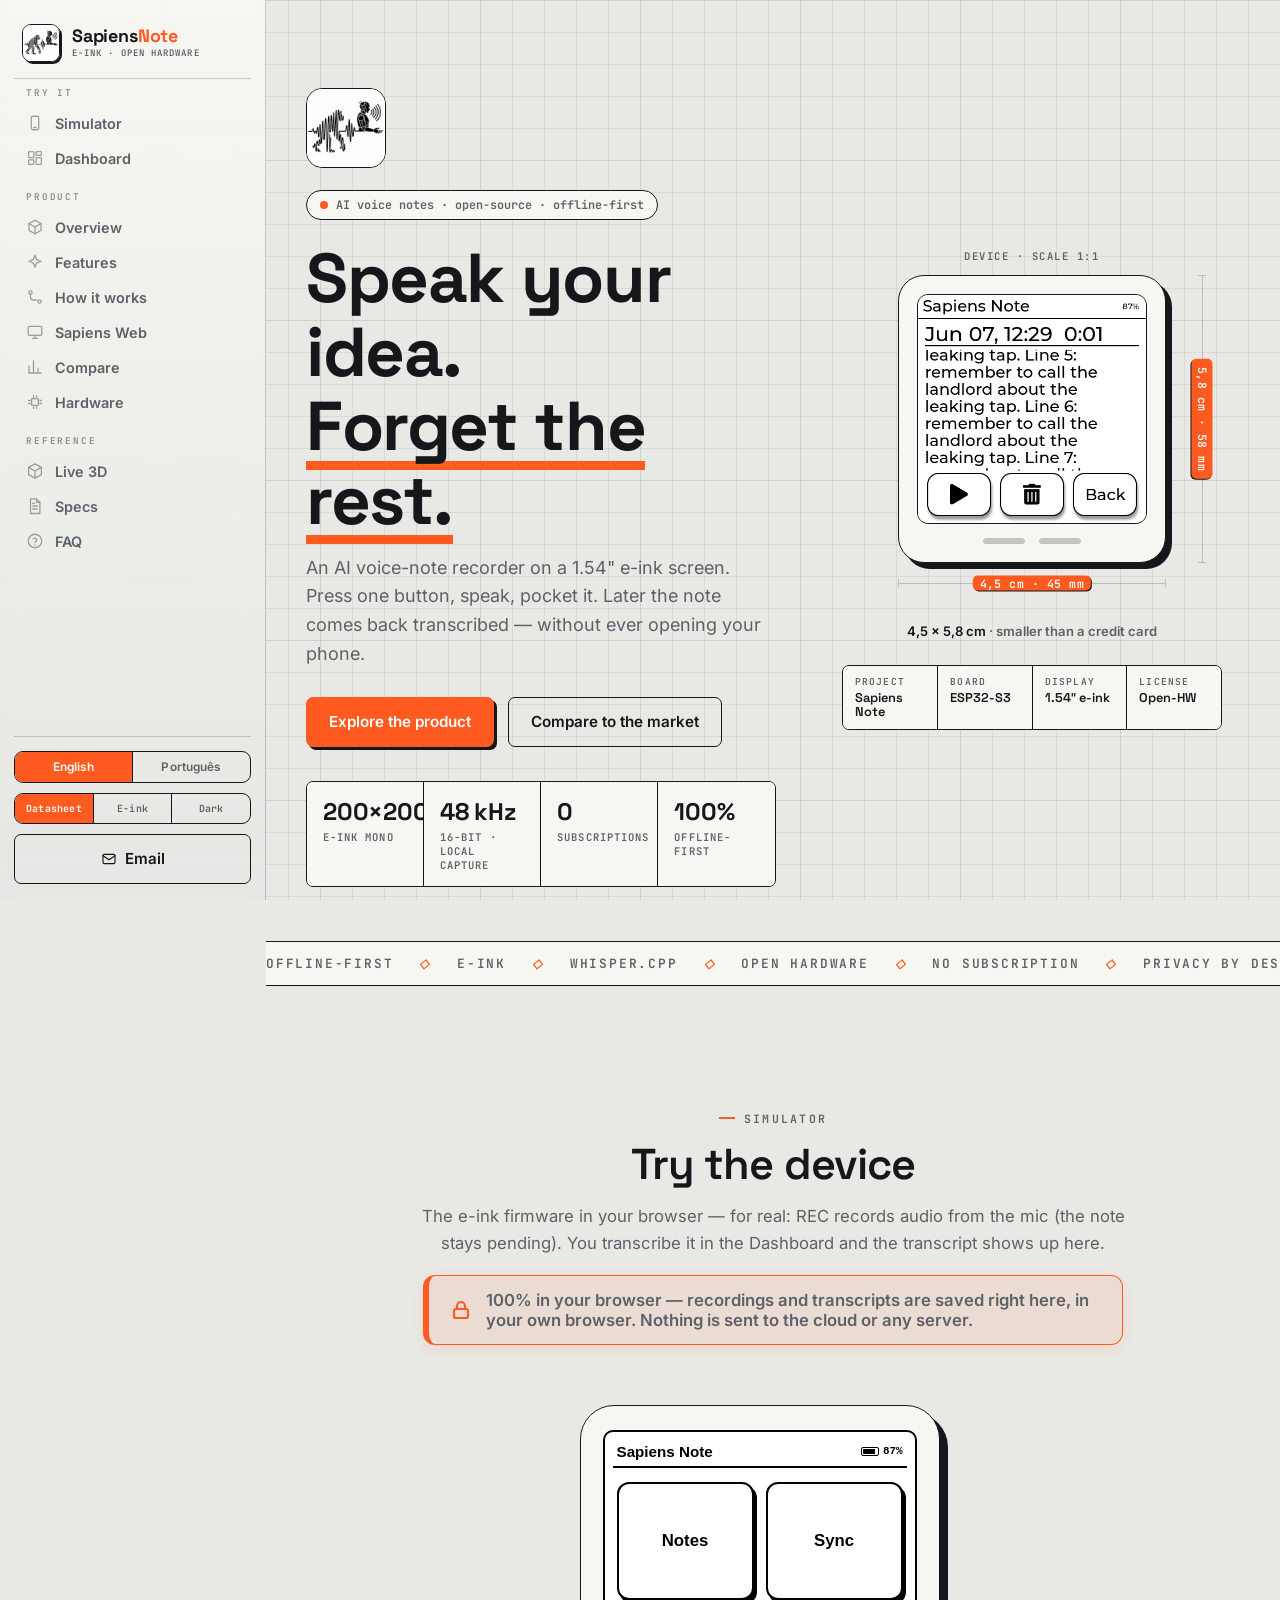
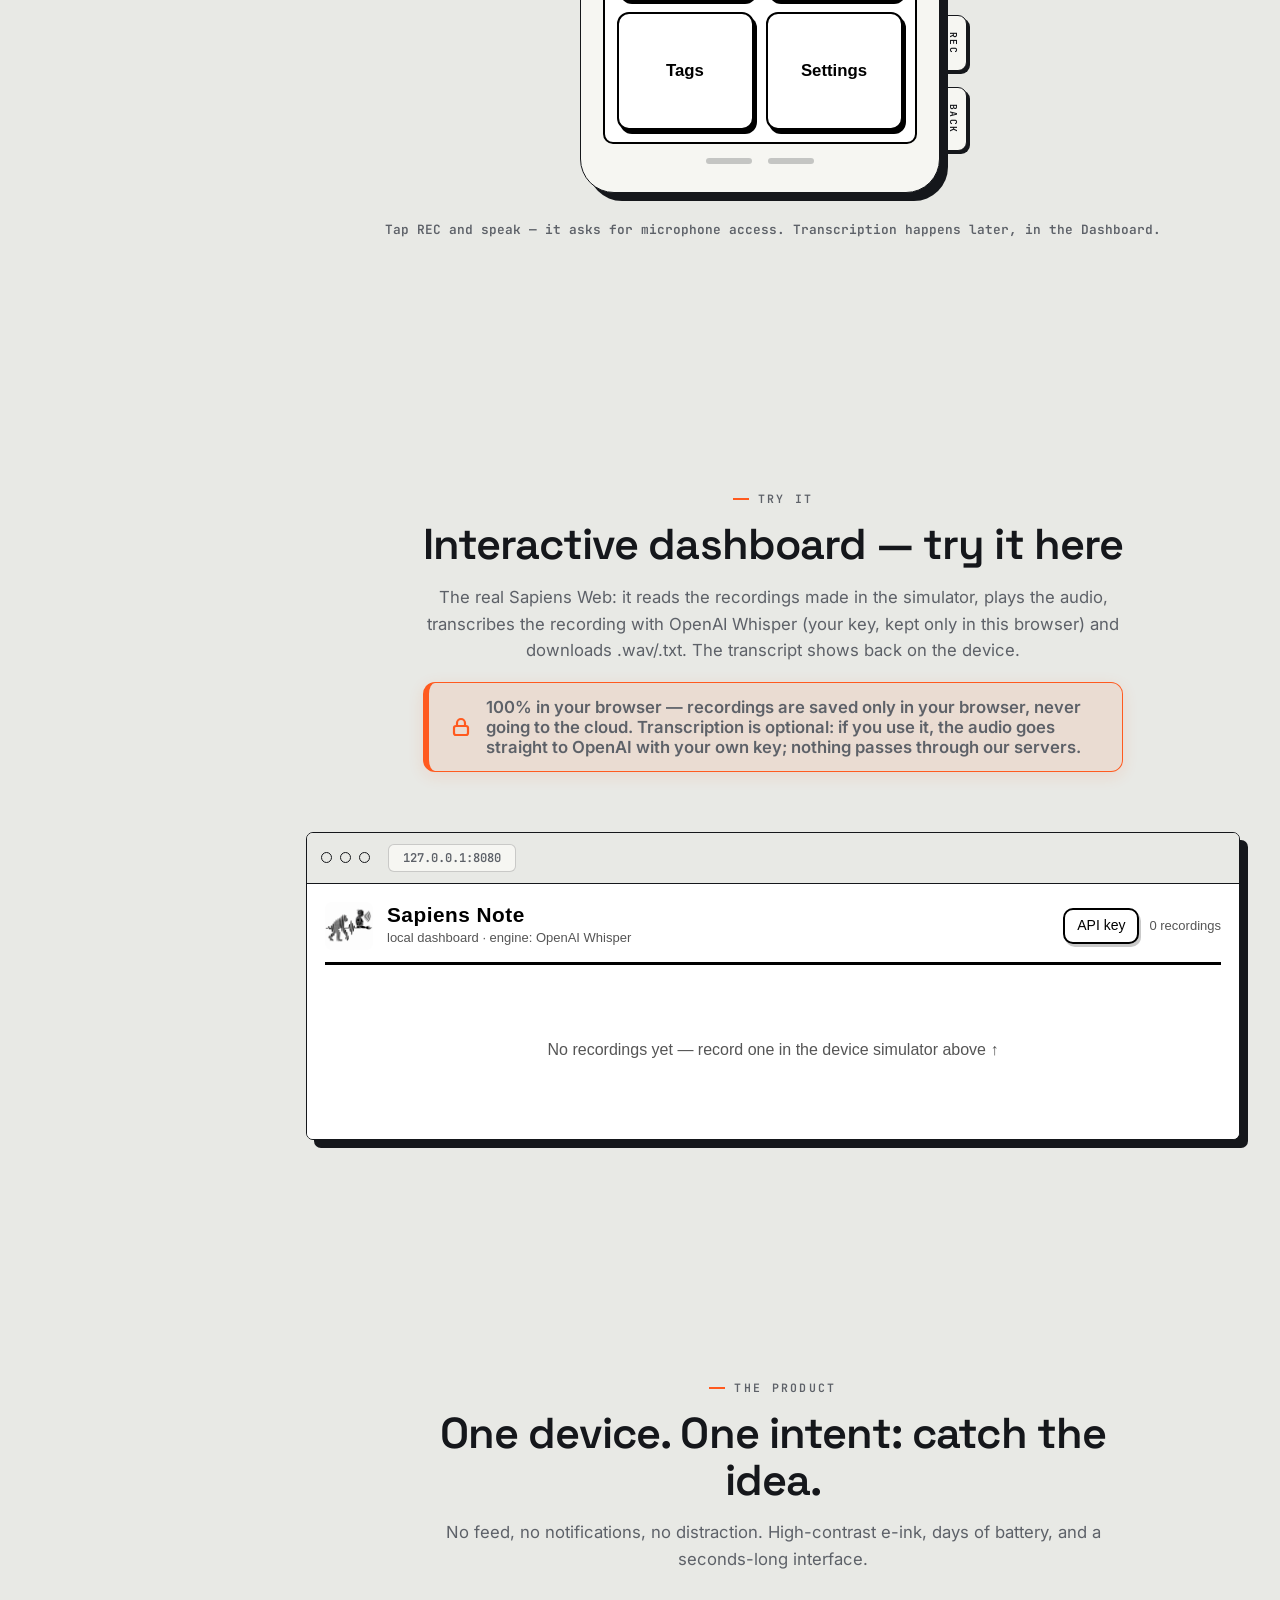
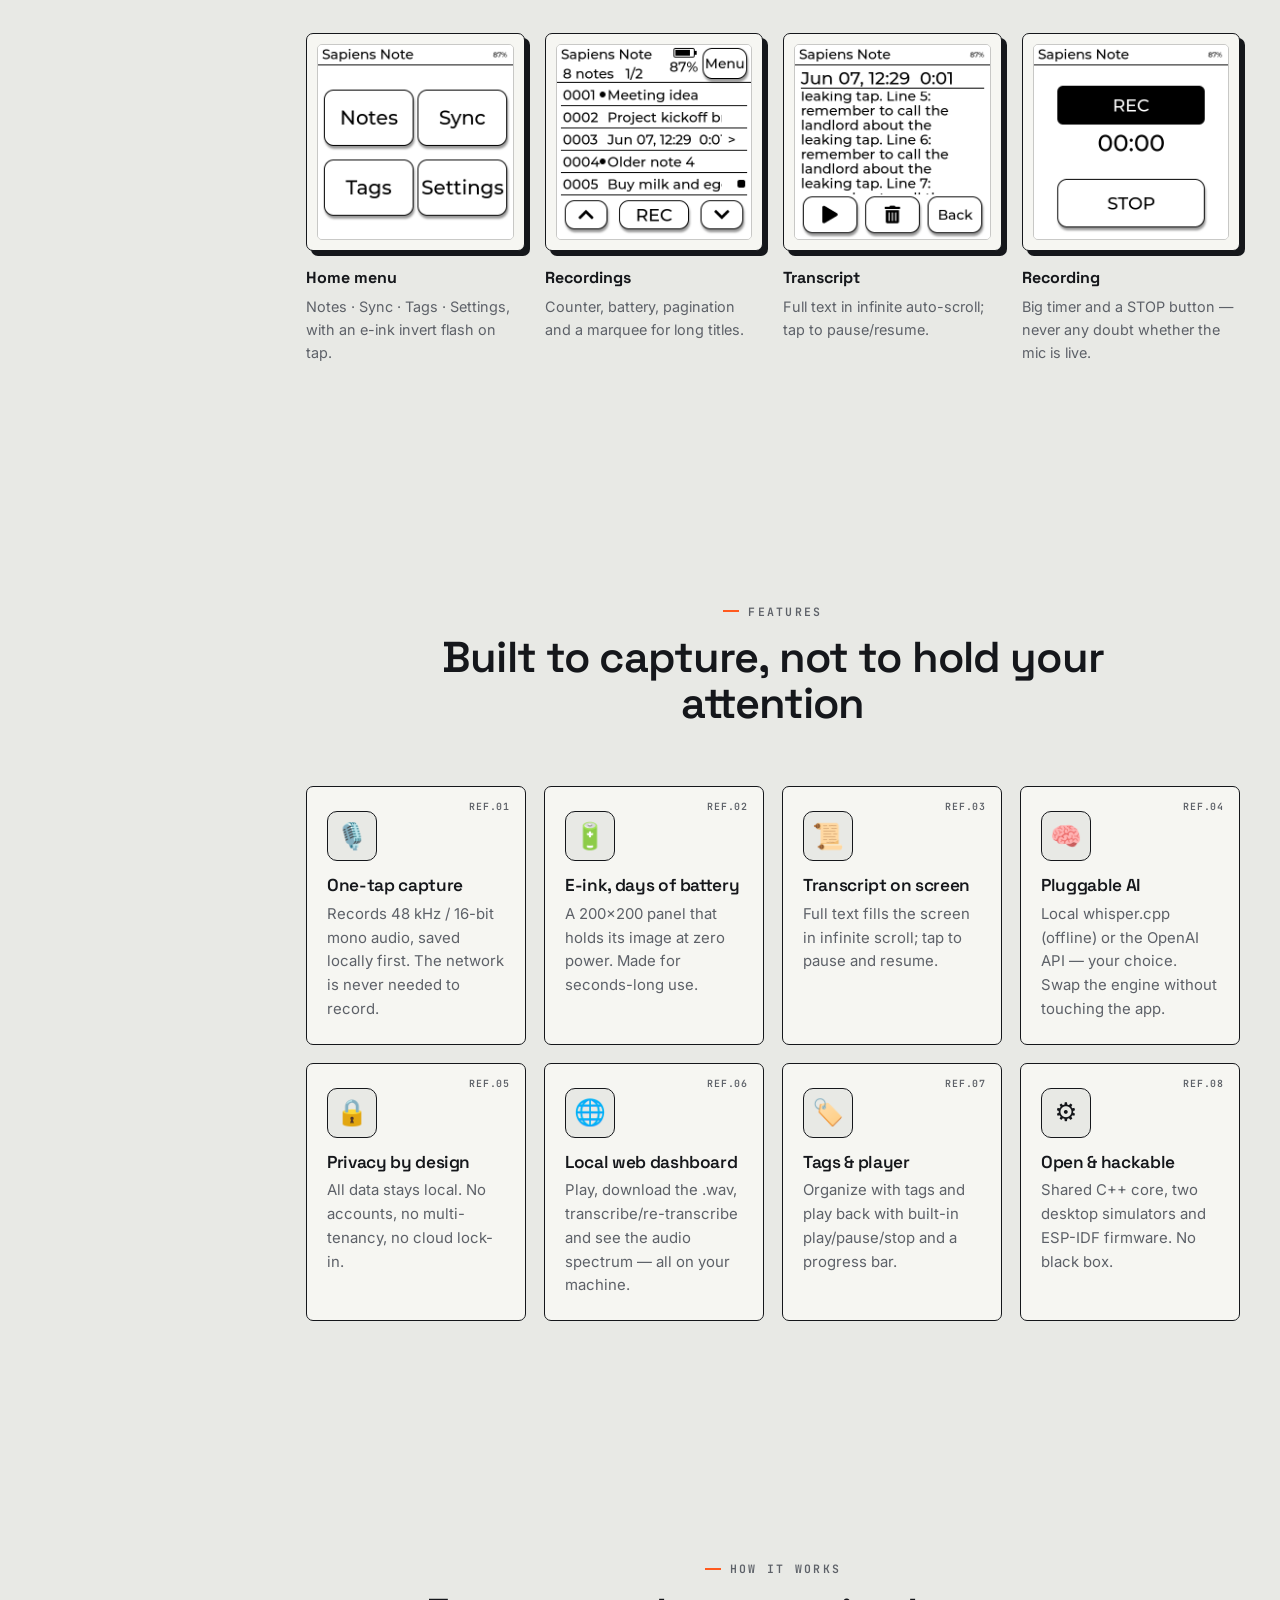
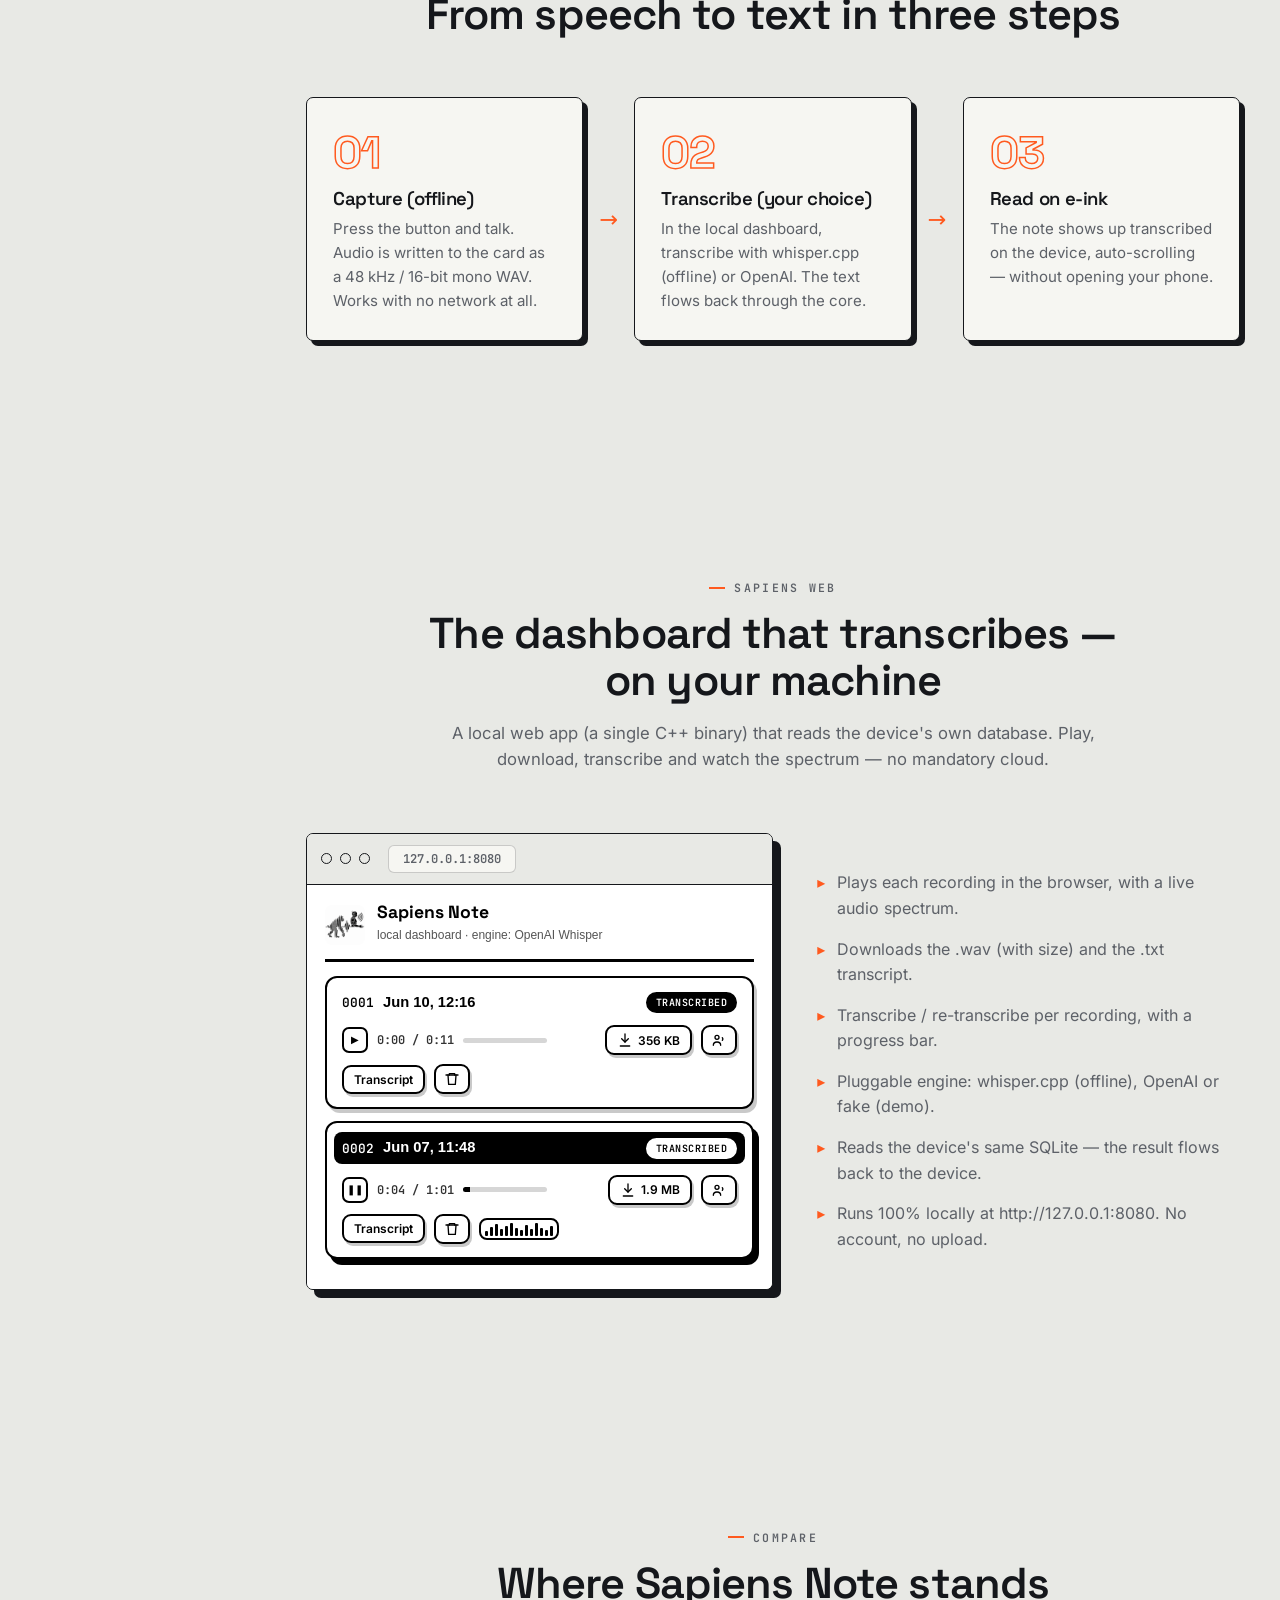
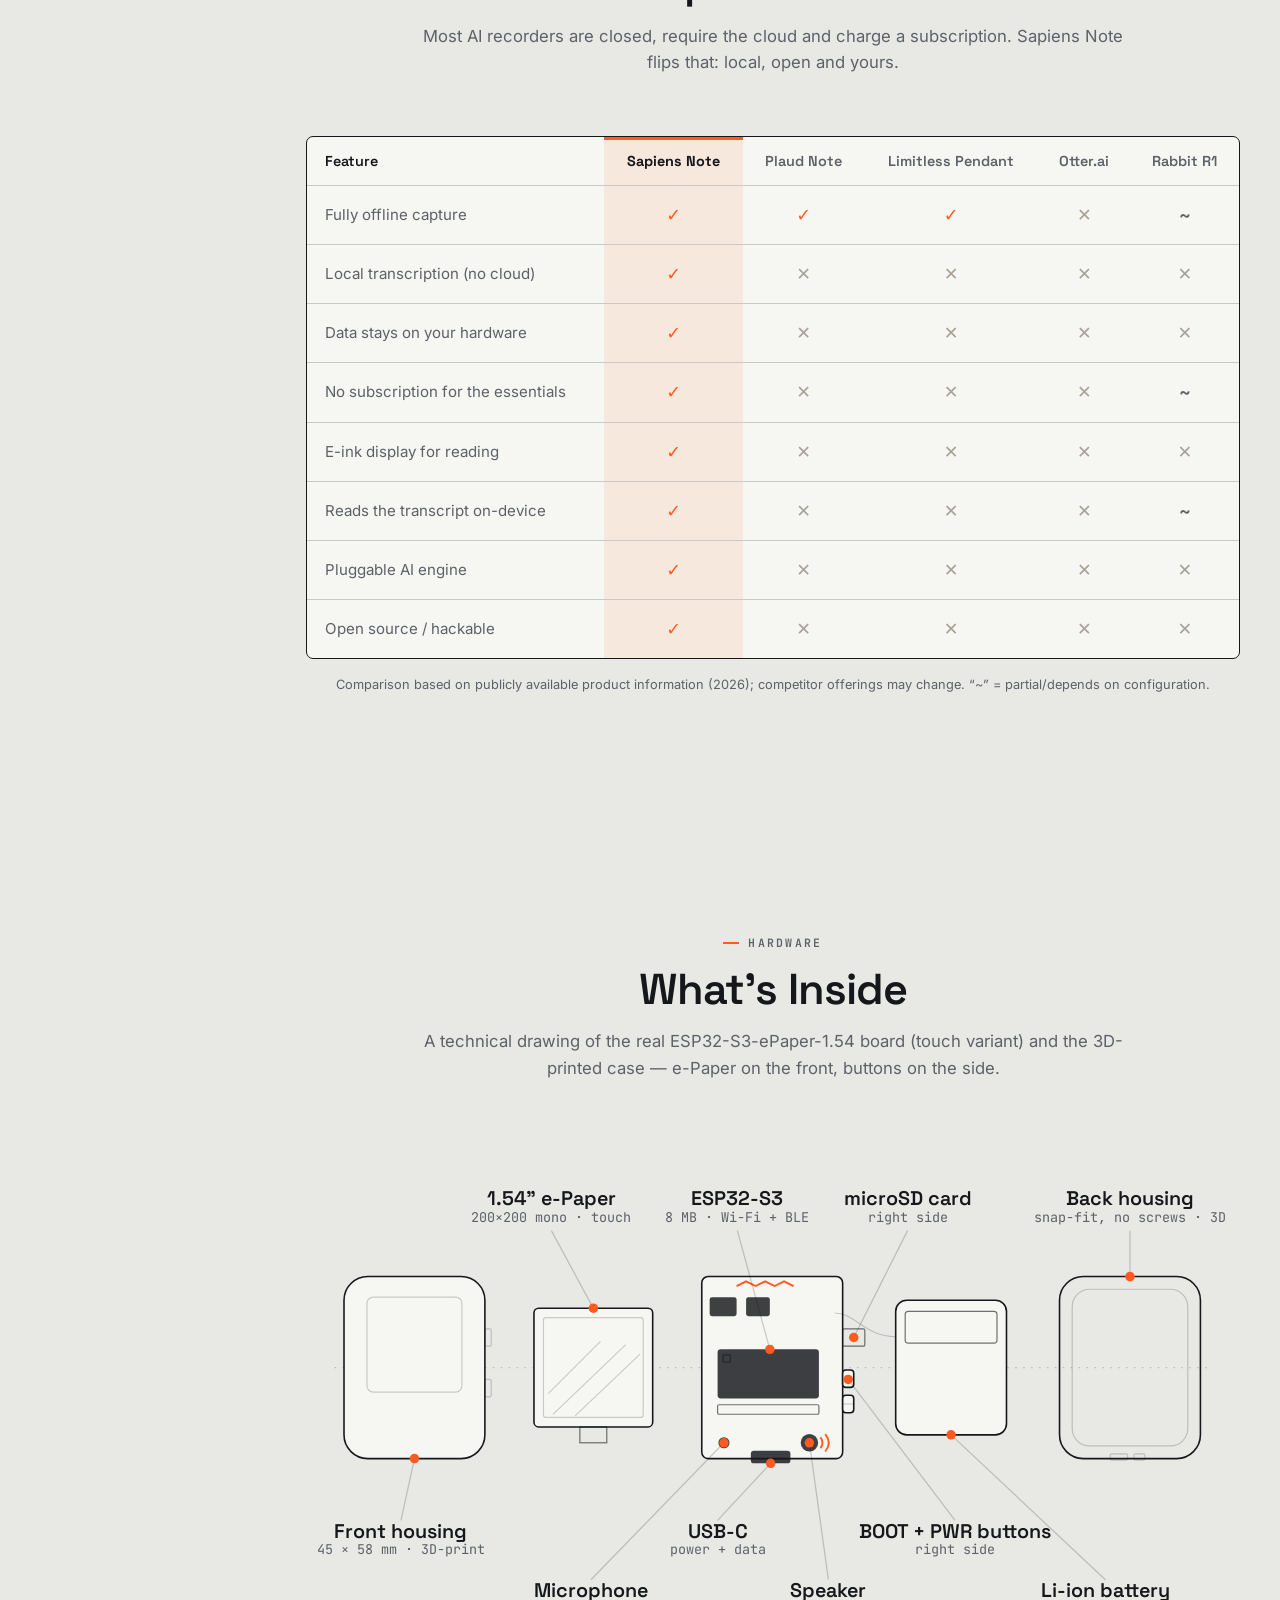
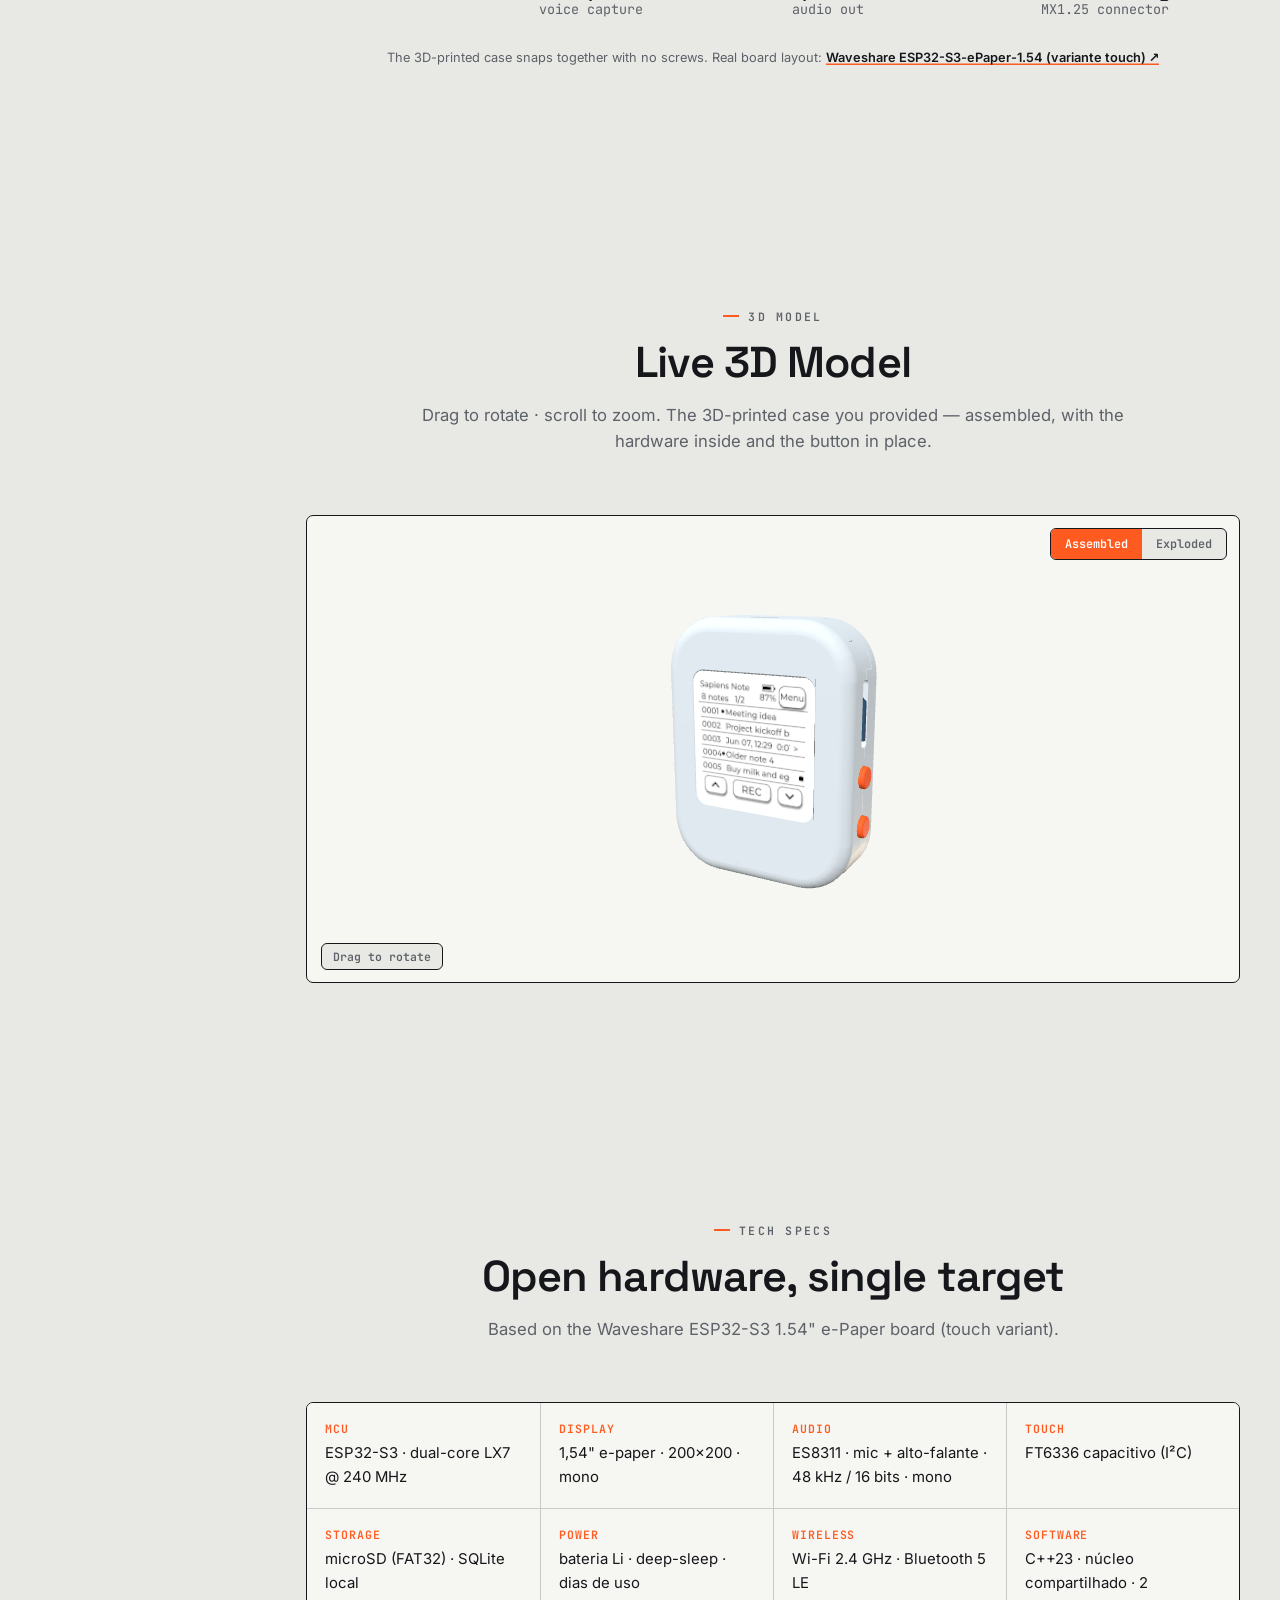
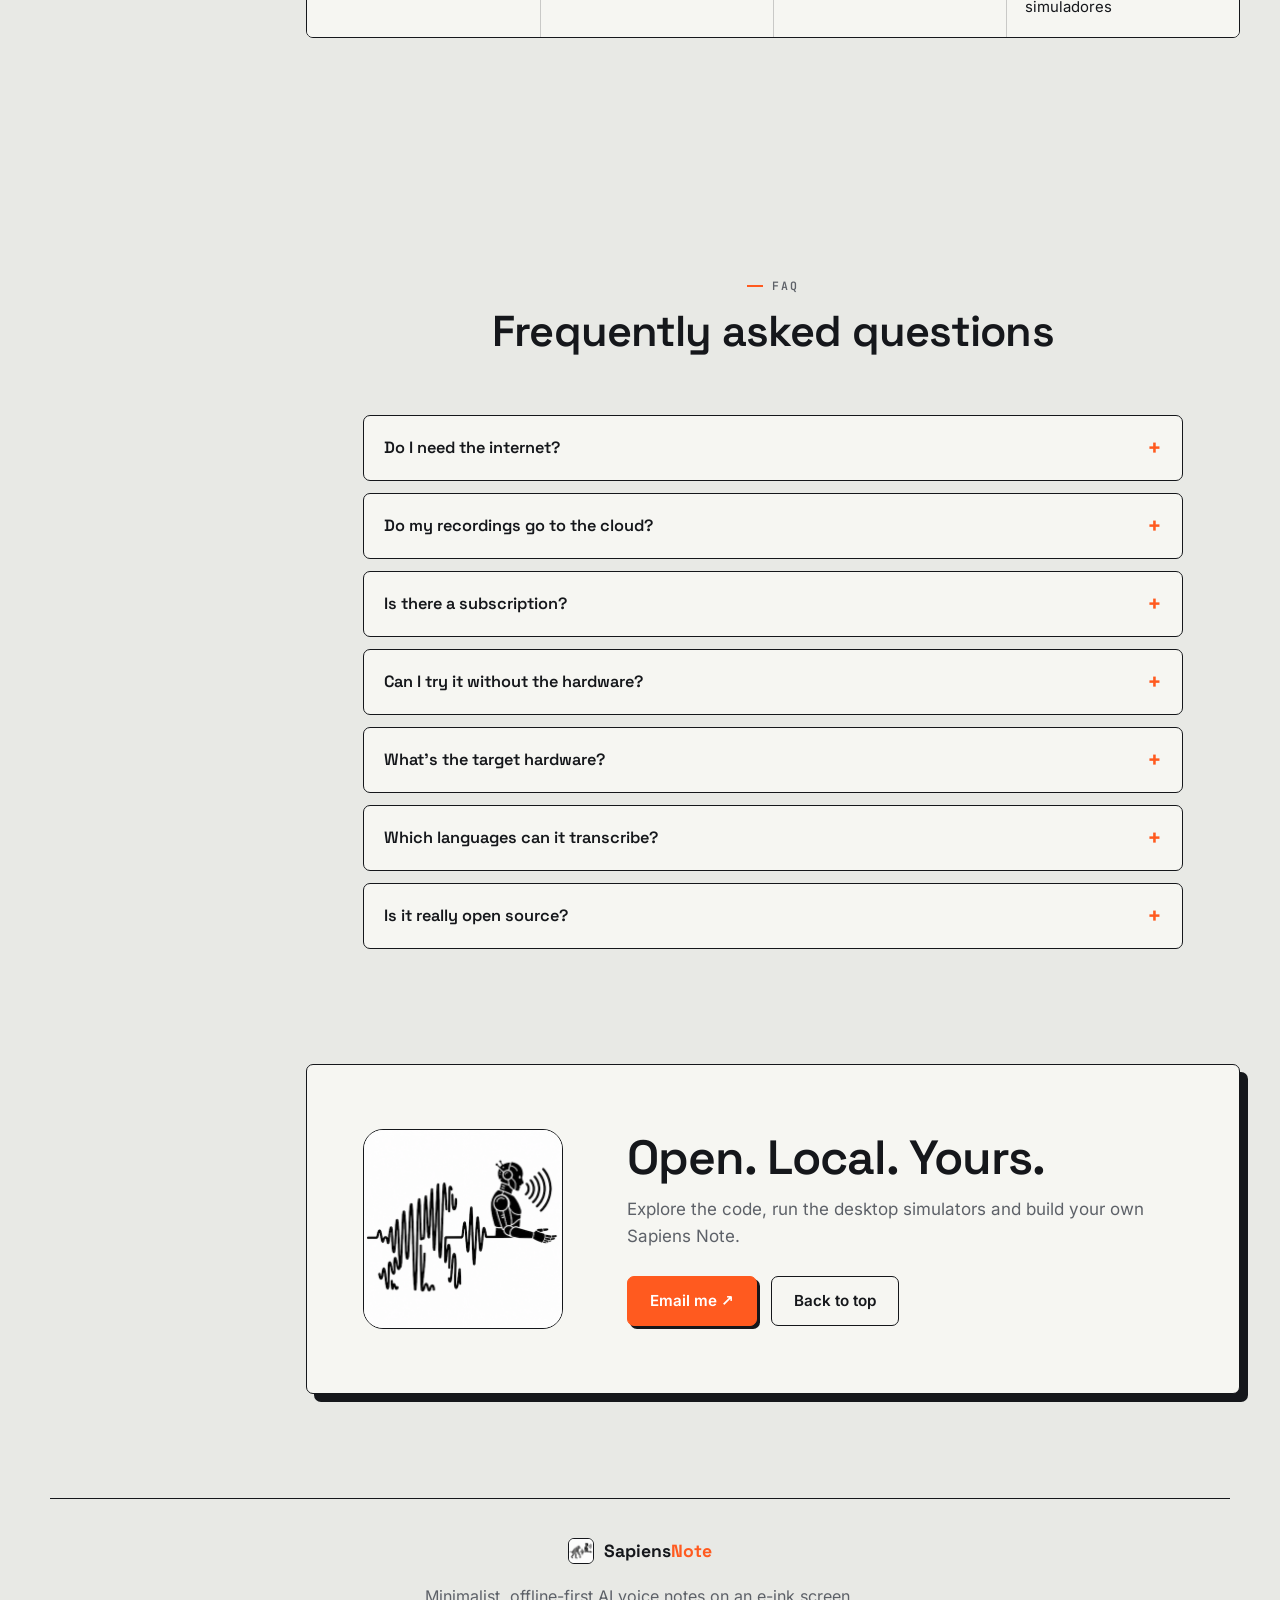
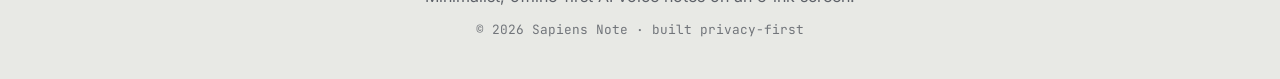
<file: public/index.html>
<!doctype html>
<html lang="pt-BR">
<head>
<meta charset="utf-8">
<meta name="viewport" content="width=device-width, initial-scale=1">
<title>Sapiens Note — AI voice notes on e-ink</title>
<meta name="description" data-i18n="meta.desc"
      content="Sapiens Note — um gravador de notas de voz com IA, minimalista e offline-first, em uma tela e-ink de 1,54&quot;.">
<link rel="icon" type="image/png" href="assets/logo.png">
<link rel="stylesheet" href="assets/fonts/fonts.css">
<link rel="stylesheet" href="css/styles.css">
</head>
<body>

<!-- ambient background -->
<div class="bg-grid" aria-hidden="true"></div>
<div class="bg-glow bg-glow--1" aria-hidden="true"></div>
<div class="bg-glow bg-glow--2" aria-hidden="true"></div>

<!-- ============ NAV ============ -->
<header class="nav" id="nav">
  <a class="nav__brand" href="#top">
    <img src="assets/logo.png" alt="Sapiens Note" class="nav__logo">
    <span class="nav__brandtext">
      <b>Sapiens<span class="accent">Note</span></b>
      <em data-i18n="nav.tagline">e-ink · open hardware</em>
    </span>
  </a>
  <button class="nav__burger" id="burger" aria-label="Menu" aria-expanded="false" aria-controls="navPanel">
    <span></span><span></span><span></span>
  </button>
  <div class="nav__panel" id="navPanel">
  <nav class="nav__links" id="navLinks">
    <p class="nav__group"><span data-i18n="nav.grp.try">Experimente</span></p>
    <a href="#sim"><svg class="ni" viewBox="0 0 24 24"><rect x="7" y="3" width="10" height="18" rx="2.2"/><path d="M10.5 18h3"/></svg><span data-i18n="nav.sim">Simulador</span></a>
    <a href="#webdemo"><svg class="ni" viewBox="0 0 24 24"><rect x="3.5" y="3.5" width="7" height="8" rx="1"/><rect x="13.5" y="3.5" width="7" height="5" rx="1"/><rect x="13.5" y="11.5" width="7" height="9" rx="1"/><rect x="3.5" y="14.5" width="7" height="6" rx="1"/></svg><span data-i18n="nav.webdemo">Dashboard</span></a>
    <p class="nav__group"><span data-i18n="nav.grp.product">Produto</span></p>
    <a href="#product"><svg class="ni" viewBox="0 0 24 24"><path d="M12 3l8 4.5v9L12 21l-8-4.5v-9z"/><path d="M4 7.5l8 4.5 8-4.5M12 12v9"/></svg><span data-i18n="nav.product">Visão geral</span></a>
    <a href="#features"><svg class="ni" viewBox="0 0 24 24"><path d="M12 3l2.1 5.6L20 11l-5.9 2.4L12 19l-2.1-5.6L4 11l5.9-2.4z"/></svg><span data-i18n="nav.features">Recursos</span></a>
    <a href="#how"><svg class="ni" viewBox="0 0 24 24"><circle cx="6" cy="6" r="2.2"/><circle cx="18" cy="18" r="2.2"/><path d="M6 8.2v3.8a4 4 0 004 4h3.8"/></svg><span data-i18n="nav.how">Como funciona</span></a>
    <a href="#web"><svg class="ni" viewBox="0 0 24 24"><rect x="3" y="4.5" width="18" height="12" rx="1.5"/><path d="M8.5 20.5h7M12 16.5v4"/></svg><span data-i18n="nav.web">Sapiens Web</span></a>
    <a href="#compare"><svg class="ni" viewBox="0 0 24 24"><path d="M4 20V11M10 20V4M16 20v-6M20 20H3.5"/></svg><span data-i18n="nav.compare">Comparação</span></a>
    <a href="#inside"><svg class="ni" viewBox="0 0 24 24"><rect x="7.5" y="7.5" width="9" height="9" rx="1"/><path d="M10 3.5v2M14 3.5v2M10 18.5v2M14 18.5v2M3.5 10h2M3.5 14h2M18.5 10h2M18.5 14h2"/></svg><span data-i18n="nav.inside">Hardware</span></a>
    <p class="nav__group"><span data-i18n="nav.grp.ref">Referência</span></p>
    <a href="#model"><svg class="ni" viewBox="0 0 24 24"><path d="M12 2.5l8.5 4.7v9.6L12 21.5l-8.5-4.7V7.2z"/><path d="M12 12l8.5-4.8M12 12v9.5M12 12L3.5 7.2"/></svg><span data-i18n="nav.model">Live 3D</span></a>
    <a href="#specs"><svg class="ni" viewBox="0 0 24 24"><path d="M6 2.5h8l4.5 4.5v15H6z"/><path d="M14 2.5V7h4.5M9 12h6M9 16h6M9 8.5h2.5"/></svg><span data-i18n="nav.specs">Specs</span></a>
    <a href="#faq"><svg class="ni" viewBox="0 0 24 24"><circle cx="12" cy="12" r="9"/><path d="M9.6 9.2a2.5 2.5 0 014.6 1.3c0 1.6-2 2-2.2 3.5"/><path d="M12 17.2h.01"/></svg><span data-i18n="nav.faq">FAQ</span></a>
  </nav>
  <div class="nav__actions">
    <div class="lang lang--full" role="group" aria-label="Language">
      <button class="lang__btn" data-lang="en">English</button>
      <button class="lang__btn is-active" data-lang="pt">Português</button>
    </div>
    <div class="theme-sw" id="themeSw" role="group" data-i18n-title="eink.title" title="Alternar tema">
      <button class="theme-sw__opt" data-theme="datasheet" data-i18n="theme.datasheet">Datasheet</button>
      <button class="theme-sw__opt" data-theme="eink" data-i18n="theme.eink">E-ink</button>
      <button class="theme-sw__opt" data-theme="dark" data-i18n="theme.dark">Escuro</button>
    </div>
    <a class="btn btn--ghost" href="mailto:gustavopoa@gmail.com">
      <svg class="ni" viewBox="0 0 24 24" style="width:16px;height:16px;opacity:1"><rect x="3" y="5" width="18" height="14" rx="2"/><path d="M3 7l9 6 9-6"/></svg>
      <span data-i18n="nav.contact">E-mail</span></a>
  </div>
  </div>
</header>

<main id="top">

<!-- ============ HERO ============ -->
<section class="hero">
  <div class="hero__copy reveal">
    <img src="assets/logo.png" alt="Sapiens Note" class="hero__logo">
    <span class="pill"><span class="pill__dot"></span><span data-i18n="hero.pill">Notas de voz com IA · open-source · offline-first</span></span>
    <h1 class="hero__title">
      <span data-i18n="hero.title1">Fale sua ideia.</span><br>
      <span class="grad" data-i18n="hero.title2">Esqueça o resto.</span>
    </h1>
    <p class="hero__sub" data-i18n="hero.sub">
      Um gravador de notas de voz com IA numa tela e-ink de 1,54". Aperte um botão,
      fale, guarde no bolso. Depois a nota volta transcrita — sem nunca abrir o celular.
    </p>
    <div class="hero__cta">
      <a class="btn btn--primary" href="#product" data-i18n="hero.cta1">Conheça o produto</a>
      <a class="btn btn--ghost" href="#compare" data-i18n="hero.cta2">Comparar no mercado</a>
    </div>
    <ul class="hero__stats">
      <li><b>200×200</b><span data-i18n="hero.stat1">e-ink mono</span></li>
      <li><b>48&nbsp;kHz</b><span data-i18n="hero.stat2">16-bit · captura local</span></li>
      <li><b>0</b><span data-i18n="hero.stat3">assinaturas</span></li>
      <li><b>100%</b><span data-i18n="hero.stat4">offline-first</span></li>
    </ul>
  </div>

  <div class="hero__device reveal">
    <div class="techdraw" data-fig="DEVICE · SCALE 1:1">
      <span class="dim dim--w" data-v="4,5 cm · 45 mm" aria-hidden="true"></span>
      <span class="dim dim--h" data-v="5,8 cm · 58 mm" aria-hidden="true"></span>
      <div class="device">
        <div class="device__screen">
          <img src="assets/sim-detail.png" alt="Sapiens Note transcript on e-ink">
        </div>
        <div class="device__btns"><span></span><span></span></div>
      </div>
    </div>
    <p class="hero__scale" aria-hidden="true"><b>4,5 × 5,8 cm</b> · <span data-i18n="hero.scale">menor que um cartão de crédito</span></p>
    <dl class="titleblock" aria-hidden="true">
      <div><dt>PROJECT</dt><dd>Sapiens Note</dd></div>
      <div><dt>BOARD</dt><dd>ESP32-S3</dd></div>
      <div><dt>DISPLAY</dt><dd>1.54″ e-ink</dd></div>
      <div><dt>LICENSE</dt><dd>Open-HW</dd></div>
    </dl>
  </div>
</section>

<!-- ============ MARQUEE ============ -->
<div class="marquee" aria-hidden="true">
  <div class="marquee__track">
    <span>OFFLINE-FIRST</span><i>◇</i><span>E-INK</span><i>◇</i><span>WHISPER.CPP</span><i>◇</i>
    <span>OPEN HARDWARE</span><i>◇</i><span>NO SUBSCRIPTION</span><i>◇</i><span>PRIVACY BY DESIGN</span><i>◇</i>
    <span>ESP32-S3</span><i>◇</i><span>YOUR DATA, LOCAL</span><i>◇</i>
    <span>OFFLINE-FIRST</span><i>◇</i><span>E-INK</span><i>◇</i><span>WHISPER.CPP</span><i>◇</i>
    <span>OPEN HARDWARE</span><i>◇</i><span>NO SUBSCRIPTION</span><i>◇</i><span>PRIVACY BY DESIGN</span><i>◇</i>
    <span>ESP32-S3</span><i>◇</i><span>YOUR DATA, LOCAL</span><i>◇</i>
  </div>
</div>

<!-- ============ DEVICE SIMULATOR (interactive) ============ -->
<section class="section" id="sim">
  <div class="section__head reveal">
    <span class="eyebrow" data-i18n="sim.eyebrow">Simulador</span>
    <h2 data-i18n="sim.title">Experimente o aparelho</h2>
    <p data-i18n="sim.sub">O firmware e-ink rodando no navegador. Toque nos botões e na tela para gravar, ler transcrições e ajustar opções.</p>
    <p class="privnote"><svg viewBox="0 0 24 24" aria-hidden="true"><rect x="5" y="11" width="14" height="9" rx="2"/><path d="M8 11V8a4 4 0 0 1 8 0v3"/></svg><span><b data-i18n="priv.lead">100% no seu navegador —</b> <span data-i18n="priv.sim">as gravações e transcrições ficam salvas aqui, no seu próprio navegador. Nada é enviado para a nuvem nem para nenhum servidor.</span></span></p>
  </div>
  <div class="sim-wrap reveal">
    <div class="sim-device" id="simDevice"></div>
    <p class="sim-hint" data-i18n="sim.hint">Toque na tela e nos botões para navegar.</p>
  </div>
</section>

<!-- ============ DASHBOARD (interactive, real) ============ -->
<section class="section" id="webdemo">
  <div class="section__head reveal">
    <span class="eyebrow" data-i18n="webdemo.eyebrow">Experimente</span>
    <h2 data-i18n="webdemo.title">Dashboard interativo — experimente aqui</h2>
    <p data-i18n="webdemo.sub">O Sapiens Web de verdade: lê as gravações reais feitas no simulador, toca o áudio, transcreve a gravação (Whisper / OpenAI) e baixa .wav/.txt.</p>
    <p class="privnote"><svg viewBox="0 0 24 24" aria-hidden="true"><rect x="5" y="11" width="14" height="9" rx="2"/><path d="M8 11V8a4 4 0 0 1 8 0v3"/></svg><span><b data-i18n="priv.lead">100% no seu navegador —</b> <span data-i18n="priv.dash">as gravações ficam salvas só no seu navegador, não vão para a nuvem. A transcrição é opcional: se você usá-la, o áudio vai direto para a OpenAI com a sua chave; nada passa por servidores nossos.</span></span></p>
  </div>
  <div class="webdemo reveal">
    <div class="browser">
      <div class="browser__bar">
        <span class="dot"></span><span class="dot"></span><span class="dot"></span>
        <span class="browser__url">127.0.0.1:8080</span>
      </div>
      <div class="browser__body" id="dashApp"></div>
    </div>
  </div>
</section>

<!-- ============ PRODUCT ============ -->
<section class="section" id="product">
  <div class="section__head reveal">
    <span class="eyebrow" data-i18n="product.eyebrow">O produto</span>
    <h2 data-i18n="product.title">Um dispositivo. Uma intenção: capturar a ideia.</h2>
    <p data-i18n="product.sub">Sem feed, sem notificações, sem distração. Tela e-ink de alto contraste,
       dias de bateria e uma interface de segundos.</p>
  </div>
  <div class="shots">
    <figure class="shot reveal">
      <div class="shot__frame"><img src="assets/sim-home.png" alt="Menu"></div>
      <figcaption><b data-i18n="product.s1t">Menu inicial</b><span data-i18n="product.s1d">Notes · Sync · Tags · Settings, com flash de inversão e-ink ao toque.</span></figcaption>
    </figure>
    <figure class="shot reveal">
      <div class="shot__frame"><img src="assets/sim-list.png" alt="Lista"></div>
      <figcaption><b data-i18n="product.s2t">Gravações</b><span data-i18n="product.s2d">Contador, bateria, paginação e marquee para títulos longos.</span></figcaption>
    </figure>
    <figure class="shot reveal">
      <div class="shot__frame"><img src="assets/sim-detail.png" alt="Transcrição"></div>
      <figcaption><b data-i18n="product.s3t">Transcrição</b><span data-i18n="product.s3d">Texto completo em rolagem infinita; toque para pausar/continuar.</span></figcaption>
    </figure>
    <figure class="shot reveal">
      <div class="shot__frame"><img src="assets/sim-rec.png" alt="Gravando"></div>
      <figcaption><b data-i18n="product.s4t">Gravando</b><span data-i18n="product.s4d">Timer grande e botão STOP — nunca há dúvida se o mic está ativo.</span></figcaption>
    </figure>
  </div>
</section>

<!-- ============ FEATURES ============ -->
<section class="section" id="features">
  <div class="section__head reveal">
    <span class="eyebrow" data-i18n="features.eyebrow">Recursos</span>
    <h2 data-i18n="features.title">Pensado para capturar, não para prender atenção</h2>
  </div>
  <div class="grid">
    <article class="card reveal">
      <div class="card__ic">🎙️</div>
      <h3 data-i18n="feat.1t">Captura em um toque</h3>
      <p data-i18n="feat.1d">Grava áudio mono em 48 kHz / 16 bits, salvo primeiro no próprio aparelho. Não precisa de rede para gravar.</p>
    </article>
    <article class="card reveal">
      <div class="card__ic">🔋</div>
      <h3 data-i18n="feat.2t">E-ink, dias de bateria</h3>
      <p data-i18n="feat.2d">Tela de 200×200 que segura a imagem com zero energia. Pensada para uso em segundos.</p>
    </article>
    <article class="card reveal">
      <div class="card__ic">📜</div>
      <h3 data-i18n="feat.3t">Transcrição na tela</h3>
      <p data-i18n="feat.3d">Texto completo preenche a tela em rolagem infinita; toque para pausar e continuar.</p>
    </article>
    <article class="card reveal">
      <div class="card__ic">🧠</div>
      <h3 data-i18n="feat.4t">IA plugável</h3>
      <p data-i18n="feat.4d">whisper.cpp local (offline) ou a API da OpenAI — você escolhe. Troque o motor sem mexer no app.</p>
    </article>
    <article class="card reveal">
      <div class="card__ic">🔒</div>
      <h3 data-i18n="feat.5t">Privacidade por design</h3>
      <p data-i18n="feat.5d">Todos os dados ficam locais. Sem contas, sem multi-tenant, sem lock-in na nuvem.</p>
    </article>
    <article class="card reveal">
      <div class="card__ic">🌐</div>
      <h3 data-i18n="feat.6t">Dashboard web local</h3>
      <p data-i18n="feat.6d">Toque, baixe o .wav, transcreva/re-transcreva e veja o espectro de áudio — tudo na sua máquina.</p>
    </article>
    <article class="card reveal">
      <div class="card__ic">🏷️</div>
      <h3 data-i18n="feat.7t">Tags & player</h3>
      <p data-i18n="feat.7d">Organize por tags e reproduza com play/pause/stop e barra de progresso embutidos.</p>
    </article>
    <article class="card reveal">
      <div class="card__ic">⚙️</div>
      <h3 data-i18n="feat.8t">Aberto & hackeável</h3>
      <p data-i18n="feat.8d">Núcleo C++ compartilhado, dois simuladores desktop e firmware ESP-IDF. Sem caixa-preta.</p>
    </article>
  </div>
</section>

<!-- ============ HOW IT WORKS ============ -->
<section class="section" id="how">
  <div class="section__head reveal">
    <span class="eyebrow" data-i18n="how.eyebrow">Como funciona</span>
    <h2 data-i18n="how.title">Da fala ao texto em três passos</h2>
  </div>
  <div class="steps">
    <div class="step reveal">
      <span class="step__n">01</span>
      <h3 data-i18n="how.1t">Capture (offline)</h3>
      <p data-i18n="how.1d">Aperte o botão e fale. O áudio é gravado no cartão como WAV 48 kHz / 16 bits mono. Funciona sem rede nenhuma.</p>
    </div>
    <div class="step__arrow" aria-hidden="true">→</div>
    <div class="step reveal">
      <span class="step__n">02</span>
      <h3 data-i18n="how.2t">Transcreva (você escolhe)</h3>
      <p data-i18n="how.2d">No dashboard local, transcreva com whisper.cpp (offline) ou OpenAI. O texto volta pelo núcleo.</p>
    </div>
    <div class="step__arrow" aria-hidden="true">→</div>
    <div class="step reveal">
      <span class="step__n">03</span>
      <h3 data-i18n="how.3t">Leia no e-ink</h3>
      <p data-i18n="how.3d">A nota aparece transcrita no dispositivo, com rolagem automática — sem abrir o celular.</p>
    </div>
  </div>
</section>

<!-- ============ SAPIENS WEB ============ -->
<section class="section" id="web">
  <div class="section__head reveal">
    <span class="eyebrow">Sapiens Web</span>
    <h2 data-i18n="web.title">O dashboard que transcreve — na sua máquina</h2>
    <p data-i18n="web.sub">Um app web local (um único binário C++) que lê o mesmo banco do dispositivo.
       Toque, baixe, transcreva e veja o espectro — sem nuvem obrigatória.</p>
  </div>
  <div class="web">
    <div class="web__mock reveal">
      <div class="browser">
        <div class="browser__bar">
          <span class="dot"></span><span class="dot"></span><span class="dot"></span>
          <span class="browser__url">127.0.0.1:8080</span>
        </div>
        <div class="browser__body">
          <div class="dashprev" aria-hidden="true">
            <svg width="0" height="0" style="position:absolute">
              <defs>
                <g id="di-dl"><path d="M12 3v12"/><path d="M7 10l5 5 5-5"/><path d="M5 21h14"/></g>
                <g id="di-re"><circle cx="9" cy="8" r="3"/><path d="M3.5 20c0-3 2.5-5 5.5-5s5.5 2 5.5 5"/><path d="M17 8.5c1 1 1 3 0 4"/></g>
                <g id="di-tr"><path d="M3 6h18"/><path d="M8 6V4h8v2"/><path d="M6 6l1 14h10l1-14"/></g>
              </defs>
            </svg>
            <div class="dashprev__head">
              <img src="assets/logo.png" alt="">
              <div><b>Sapiens Note</b><small data-i18n="web.mocksub">painel local · motor: OpenAI Whisper</small></div>
            </div>
            <div class="dpr">
              <div class="dpr__top"><span class="dpr__n">0001</span><span class="dpr__t">Jun 10, 12:16</span><span class="dpr__badge on" data-i18n="web.badge.done">Transcrito</span></div>
              <div class="dpr__ctl">
                <span class="dpr__play">▶</span><span class="dpr__time">0:00 / 0:11</span><span class="dpr__seek"><i style="width:0"></i></span>
                <span class="dpr__btn act"><svg class="di" viewBox="0 0 24 24"><use href="#di-dl"/></svg>356 KB</span>
                <span class="dpr__btn ico"><svg class="di" viewBox="0 0 24 24"><use href="#di-re"/></svg></span>
                <span class="dpr__btn" data-i18n="web.tx">Transcrição</span>
                <span class="dpr__btn ico"><svg class="di" viewBox="0 0 24 24"><use href="#di-tr"/></svg></span>
              </div>
            </div>
            <div class="dpr playing">
              <div class="dpr__top"><span class="dpr__n">0002</span><span class="dpr__t">Jun 07, 11:48</span><span class="dpr__badge on" data-i18n="web.badge.done">Transcrito</span></div>
              <div class="dpr__ctl">
                <span class="dpr__play">❚❚</span><span class="dpr__time">0:04 / 1:01</span><span class="dpr__seek"><i style="width:8%"></i></span>
                <span class="dpr__btn act"><svg class="di" viewBox="0 0 24 24"><use href="#di-dl"/></svg>1.9 MB</span>
                <span class="dpr__btn ico"><svg class="di" viewBox="0 0 24 24"><use href="#di-re"/></svg></span>
                <span class="dpr__btn" data-i18n="web.tx">Transcrição</span>
                <span class="dpr__btn ico"><svg class="di" viewBox="0 0 24 24"><use href="#di-tr"/></svg></span>
                <span class="dpr__spec"><i></i><i></i><i></i><i></i><i></i><i></i><i></i><i></i><i></i><i></i><i></i><i></i><i></i><i></i></span>
              </div>
            </div>
          </div>
        </div>
      </div>
    </div>
    <div class="web__copy reveal">
      <ul class="web__list">
        <li data-i18n="web.f1">Reproduz cada gravação no navegador, com espectro de áudio ao vivo.</li>
        <li data-i18n="web.f2">Baixa o .wav (com tamanho) e a transcrição .txt.</li>
        <li data-i18n="web.f3">Transcreve / re-transcreve por gravação, com barra de progresso.</li>
        <li data-i18n="web.f4">Motor plugável: whisper.cpp (offline), OpenAI ou fake (demo).</li>
        <li data-i18n="web.f5">Lê o mesmo SQLite do dispositivo — o resultado volta para o aparelho.</li>
        <li data-i18n="web.f6">Roda 100% local em http://127.0.0.1:8080. Sem conta, sem upload.</li>
      </ul>
    </div>
  </div>
</section>

<!-- ============ COMPARE ============ -->
<section class="section" id="compare">
  <div class="section__head reveal">
    <span class="eyebrow" data-i18n="compare.eyebrow">Comparação</span>
    <h2 data-i18n="compare.title">Como o Sapiens Note se posiciona</h2>
    <p data-i18n="compare.sub">A maioria dos gravadores com IA é fechada, exige nuvem e cobra assinatura.
       O Sapiens Note inverte isso: local, aberto e seu.</p>
  </div>
  <div class="table-wrap reveal">
    <table class="cmp">
      <thead>
        <tr>
          <th data-i18n="cmp.feature">Característica</th>
          <th class="cmp__us">Sapiens Note</th>
          <th>Plaud Note</th>
          <th>Limitless Pendant</th>
          <th>Otter.ai</th>
          <th>Rabbit R1</th>
        </tr>
      </thead>
      <tbody>
        <tr>
          <td data-i18n="cmp.r1">Captura 100% offline</td>
          <td class="cmp__us"><i class="ok">✓</i></td><td><i class="ok">✓</i></td><td><i class="ok">✓</i></td><td><i class="no">✕</i></td><td><i class="mid">~</i></td>
        </tr>
        <tr>
          <td data-i18n="cmp.r2">Transcrição local (sem nuvem)</td>
          <td class="cmp__us"><i class="ok">✓</i></td><td><i class="no">✕</i></td><td><i class="no">✕</i></td><td><i class="no">✕</i></td><td><i class="no">✕</i></td>
        </tr>
        <tr>
          <td data-i18n="cmp.r3">Dados ficam no seu hardware</td>
          <td class="cmp__us"><i class="ok">✓</i></td><td><i class="no">✕</i></td><td><i class="no">✕</i></td><td><i class="no">✕</i></td><td><i class="no">✕</i></td>
        </tr>
        <tr>
          <td data-i18n="cmp.r4">Sem assinatura para o essencial</td>
          <td class="cmp__us"><i class="ok">✓</i></td><td><i class="no">✕</i></td><td><i class="no">✕</i></td><td><i class="no">✕</i></td><td><i class="mid">~</i></td>
        </tr>
        <tr>
          <td data-i18n="cmp.r5">Tela e-ink para leitura</td>
          <td class="cmp__us"><i class="ok">✓</i></td><td><i class="no">✕</i></td><td><i class="no">✕</i></td><td><i class="no">✕</i></td><td><i class="no">✕</i></td>
        </tr>
        <tr>
          <td data-i18n="cmp.r6">Lê a transcrição no aparelho</td>
          <td class="cmp__us"><i class="ok">✓</i></td><td><i class="no">✕</i></td><td><i class="no">✕</i></td><td><i class="no">✕</i></td><td><i class="mid">~</i></td>
        </tr>
        <tr>
          <td data-i18n="cmp.r7">Motor de IA plugável</td>
          <td class="cmp__us"><i class="ok">✓</i></td><td><i class="no">✕</i></td><td><i class="no">✕</i></td><td><i class="no">✕</i></td><td><i class="no">✕</i></td>
        </tr>
        <tr>
          <td data-i18n="cmp.r8">Open source / hackeável</td>
          <td class="cmp__us"><i class="ok">✓</i></td><td><i class="no">✕</i></td><td><i class="no">✕</i></td><td><i class="no">✕</i></td><td><i class="no">✕</i></td>
        </tr>
      </tbody>
    </table>
  </div>
  <p class="footnote" data-i18n="cmp.note">Comparação baseada em informações públicas dos produtos (2026); ofertas dos concorrentes podem mudar. “~” = parcial/depende da configuração.</p>
</section>

<!-- ============ WHAT'S INSIDE ============ -->
<section class="section" id="inside">
  <div class="section__head reveal">
    <span class="eyebrow" data-i18n="inside.eyebrow">O que tem dentro</span>
    <h2 data-i18n="inside.title">Hardware aberto, sem a case</h2>
    <p data-i18n="inside.sub">O coração do produto é a placa ESP32-S3-ePaper-1.54 — sem a case original do Pala Note. Tudo o que importa, em ~40 mm.</p>
  </div>
  <div class="inside reveal">
    <svg viewBox="0 0 1180 620" class="xray" role="img"
         aria-label="ESP32-S3-ePaper-1.54 — exploded technical drawing (true 45 × 58 mm proportions)">
      <!-- assembly axis -->
      <line class="axis" x1="36" y1="285" x2="1144" y2="285"/>

      <!-- PARTS (front -> back) · portrait 45 × 58 mm .................. -->
      <!-- 1 · front housing: square screen up top, chin below, buttons LEFT edge -->
      <rect class="part" x="48" y="170" width="178" height="230" rx="30"/>
      <rect class="soft2" x="77" y="196" width="120" height="120" rx="8"/>
      <rect class="soft2" x="226" y="236" width="8" height="22" rx="2"/>
      <rect class="soft2" x="226" y="300" width="8" height="22" rx="2"/>

      <!-- 2 · e-paper display (square) + FPC tail -->
      <rect class="part" x="288" y="210" width="150" height="150" rx="6"/>
      <rect class="soft2" x="300" y="222" width="126" height="126" rx="3"/>
      <path class="hatch" d="M306 318 L 372 252 M312 344 L 404 256 M340 346 L 422 268"/>
      <rect class="chip-o" x="346" y="360" width="34" height="20"/>

      <!-- 3 · main PCB (back side layout) -->
      <rect class="part" x="500" y="170" width="178" height="230" rx="8"/>
      <polyline class="acc" points="544,182 556,176 568,182 580,176 592,182 604,176 616,182"/> <!-- antenna -->
      <rect class="chip" x="556" y="196" width="30" height="24" rx="3"/>    <!-- ES8311 codec -->
      <rect class="chip" x="510" y="196" width="34" height="24" rx="3"/>    <!-- RTC -->
      <rect class="chip" x="520" y="262" width="128" height="62" rx="4"/>   <!-- ESP32-S3-PICO-1 -->
      <rect class="chip-o" x="527" y="269" width="9" height="9"/>
      <rect class="chip-o" x="520" y="332" width="128" height="12" rx="2"/>  <!-- e-paper FPC -->
      <circle class="chip" cx="528" cy="380" r="7"/><circle class="chip-o" cx="528" cy="380" r="3"/>  <!-- microphone -->
      <circle class="chip" cx="636" cy="380" r="11"/><circle class="soft2" cx="636" cy="380" r="5"/>  <!-- speaker -->
      <path class="acc" d="M650 373 q5 7 0 14 M656 369 q9 11 0 22"/>  <!-- speaker sound waves -->
      <rect class="chip" x="562" y="390" width="50" height="16" rx="4"/>    <!-- USB-C (bottom) -->
      <!-- 4 · microSD card + BOOT/PWR buttons on the RIGHT edge -->
      <rect class="chip-o" x="678" y="236" width="28" height="22" rx="2"/>  <!-- microSD (sticks out right) -->
      <rect class="part" x="678" y="288" width="14" height="22" rx="4"/>     <!-- BOOT -->
      <rect class="part" x="678" y="320" width="14" height="22" rx="4"/>     <!-- PWR -->
      <line class="hatch" x1="692" y1="299" x2="678" y2="299"/><line class="hatch" x1="692" y1="331" x2="678" y2="331"/>

      <!-- 5 · Li-ion battery -->
      <rect class="part" x="745" y="200" width="140" height="170" rx="14"/>
      <rect class="chip-o" x="757" y="214" width="116" height="40" rx="4"/>
      <path class="hatch" d="M745 246 C 706 246 694 216 668 216"/>

      <!-- 6 · back housing — snap-fit, NO screws, 3D-printed -->
      <rect class="soft" x="952" y="170" width="178" height="230" rx="30"/>
      <rect class="soft2" x="968" y="186" width="146" height="198" rx="22"/>
      <rect class="soft2" x="1016" y="394" width="22" height="8" rx="2"/>
      <rect class="soft2" x="1046" y="394" width="14" height="8" rx="2"/>

      <!-- CALLOUTS — two staggered rows top & bottom, widely separated -->
      <g class="cal">
        <!-- top -->
        <line x1="310" y1="112" x2="363" y2="210"/><circle cx="363" cy="210" r="6"/>
        <text class="cal__t cal__m" x="310" y="80" data-i18n="inside.k1t">Tela e-Paper 1,54"</text>
        <text class="cal__s cal__m" x="310" y="101" data-i18n="inside.k1s">200×200 mono · toque</text>

        <line x1="545" y1="112" x2="586" y2="262"/><circle cx="586" cy="262" r="6"/>
        <text class="cal__t cal__m" x="545" y="80" data-i18n="inside.k2t">ESP32-S3</text>
        <text class="cal__s cal__m" x="545" y="101" data-i18n="inside.k2s">8 MB · Wi-Fi + BLE</text>

        <line x1="760" y1="112" x2="692" y2="247"/><circle cx="692" cy="247" r="6"/>
        <text class="cal__t cal__m" x="760" y="80" data-i18n="inside.k9t">Cartão microSD</text>
        <text class="cal__s cal__m" x="760" y="101" data-i18n="inside.k9s">lateral direita</text>

        <line x1="1041" y1="112" x2="1041" y2="170"/><circle cx="1041" cy="170" r="6"/>
        <text class="cal__t cal__m" x="1041" y="80" data-i18n="inside.k4t">Carcaça traseira</text>
        <text class="cal__s cal__m" x="1041" y="101" data-i18n="inside.k4s">encaixe sem parafusos · 3D</text>

        <!-- bottom — row A (y 500/521) -->
        <line x1="137" y1="400" x2="120" y2="478"/><circle cx="137" cy="400" r="6"/>
        <text class="cal__t cal__m" x="120" y="500" data-i18n="inside.k5t">Carcaça frontal</text>
        <text class="cal__s cal__m" x="120" y="521" data-i18n="inside.k5s">45 × 58 mm · impressa 3D</text>

        <line x1="587" y1="406" x2="520" y2="478"/><circle cx="587" cy="406" r="6"/>
        <text class="cal__t cal__m" x="520" y="500" data-i18n="inside.k10t">USB-C</text>
        <text class="cal__s cal__m" x="520" y="521" data-i18n="inside.k10s">energia + dados</text>

        <line x1="685" y1="300" x2="820" y2="478"/><circle cx="685" cy="300" r="6"/>
        <text class="cal__t cal__m" x="820" y="500" data-i18n="inside.k6t">Botões BOOT + PWR</text>
        <text class="cal__s cal__m" x="820" y="521" data-i18n="inside.k6s">lateral direita</text>

        <!-- bottom — row B (y 575/596) -->
        <line x1="528" y1="380" x2="360" y2="553"/><circle cx="528" cy="380" r="6"/>
        <text class="cal__t cal__m" x="360" y="575" data-i18n="inside.k7t">Microfone</text>
        <text class="cal__s cal__m" x="360" y="596" data-i18n="inside.k7s">captação de voz</text>

        <line x1="636" y1="380" x2="660" y2="553"/><circle cx="636" cy="380" r="6"/>
        <text class="cal__t cal__m" x="660" y="575" data-i18n="inside.k3t">Alto-falante</text>
        <text class="cal__s cal__m" x="660" y="596" data-i18n="inside.k3s">saída de áudio</text>

        <line x1="815" y1="370" x2="1010" y2="553"/><circle cx="815" cy="370" r="6"/>
        <text class="cal__t cal__m" x="1010" y="575" data-i18n="inside.k8t">Bateria Li-ion</text>
        <text class="cal__s cal__m" x="1010" y="596" data-i18n="inside.k8s">conector MX1.25</text>
      </g>
    </svg>
  </div>
  <p class="footnote"><span data-i18n="inside.note">A carcaça impressa em 3D encaixa sem parafusos. Layout real da placa:</span> <a class="footnote__lnk" href="https://www.waveshare.com/esp32-s3-epaper-1.54.htm?sku=34211" target="_blank" rel="noopener">Waveshare ESP32-S3-ePaper-1.54 (variante touch) ↗</a></p>
</section>

<!-- ============ LIVE 3D MODEL ============ -->
<section class="section" id="model">
  <div class="section__head reveal">
    <span class="eyebrow" data-i18n="model.eyebrow">Modelo 3D</span>
    <h2>Live 3D Model</h2>
    <p data-i18n="model.sub">Arraste para girar. Role para dar zoom. Só o hardware — sem a case.</p>
  </div>
  <div class="viewer reveal" id="viewer">
    <div class="viewer__modes">
      <button class="vmode is-active" data-mode="assembled" data-i18n="model.assembled">Montada</button>
      <button class="vmode" data-mode="exploded" data-i18n="model.exploded">Explodida</button>
    </div>
    <span class="viewer__msg viewer__msg--load" data-i18n="model.loading">Carregando modelo 3D…</span>
    <span class="viewer__msg viewer__msg--fail" data-i18n="model.fallback">Não foi possível carregar o 3D (precisa de internet para o Three.js).</span>
    <span class="viewer__hint" data-i18n="model.hint">Arraste para girar</span>
  </div>
</section>

<!-- ============ SPECS ============ -->
<section class="section" id="specs">
  <div class="section__head reveal">
    <span class="eyebrow" data-i18n="specs.eyebrow">Ficha técnica</span>
    <h2 data-i18n="specs.title">Hardware aberto, alvo único</h2>
    <p data-i18n="specs.sub">Baseado na placa Waveshare ESP32-S3 1,54" e-Paper (variante touch).</p>
  </div>
  <div class="specs">
    <div class="spec reveal"><b data-i18n="spec.mcu">MCU</b><span>ESP32-S3 · dual-core LX7 @ 240 MHz</span></div>
    <div class="spec reveal"><b data-i18n="spec.display">Tela</b><span>1,54" e-paper · 200×200 · mono</span></div>
    <div class="spec reveal"><b data-i18n="spec.audio">Áudio</b><span>ES8311 · mic + alto-falante · 48 kHz / 16 bits · mono</span></div>
    <div class="spec reveal"><b data-i18n="spec.touch">Toque</b><span>FT6336 capacitivo (I²C)</span></div>
    <div class="spec reveal"><b data-i18n="spec.storage">Armazenamento</b><span>microSD (FAT32) · SQLite local</span></div>
    <div class="spec reveal"><b data-i18n="spec.power">Energia</b><span>bateria Li · deep-sleep · dias de uso</span></div>
    <div class="spec reveal"><b data-i18n="spec.wireless">Sem fio</b><span>Wi-Fi 2.4 GHz · Bluetooth 5 LE</span></div>
    <div class="spec reveal"><b data-i18n="spec.sw">Software</b><span>C++23 · núcleo compartilhado · 2 simuladores</span></div>
  </div>
</section>

<!-- ============ FAQ ============ -->
<section class="section" id="faq">
  <div class="section__head reveal">
    <span class="eyebrow">FAQ</span>
    <h2 data-i18n="faq.title">Perguntas frequentes</h2>
  </div>
  <div class="faq">
    <details class="faq__item reveal">
      <summary data-i18n="faq.q1">Preciso de internet para usar?</summary>
      <p data-i18n="faq.a1">Não para gravar. A captura é 100% offline; só a transcrição pode usar rede — e mesmo ela roda offline com whisper.cpp.</p>
    </details>
    <details class="faq__item reveal">
      <summary data-i18n="faq.q2">Minhas gravações vão para a nuvem?</summary>
      <p data-i18n="faq.a2">Não por padrão. Tudo fica local (SQLite + WAV). Só sai da sua máquina se você escolher o motor OpenAI.</p>
    </details>
    <details class="faq__item reveal">
      <summary data-i18n="faq.q3">Tem assinatura ou mensalidade?</summary>
      <p data-i18n="faq.a3">Não. O essencial é gratuito e open-source. Você só paga (à OpenAI) se optar por esse motor de transcrição.</p>
    </details>
    <details class="faq__item reveal">
      <summary data-i18n="faq.q4">Posso testar sem comprar o hardware?</summary>
      <p data-i18n="faq.a4">Sim. Há dois simuladores desktop (SDL2 e LVGL 9) que rodam a mesma UI e lógica do dispositivo, mais o dashboard web.</p>
    </details>
    <details class="faq__item reveal">
      <summary data-i18n="faq.q5">Qual é o hardware alvo?</summary>
      <p data-i18n="faq.a5">A placa Waveshare ESP32-S3 1,54" e-Paper (variante touch): tela mono 200×200, codec de áudio ES8311, microSD e bateria.</p>
    </details>
    <details class="faq__item reveal">
      <summary data-i18n="faq.q6">Em quais idiomas ele transcreve?</summary>
      <p data-i18n="faq.a6">Depende do modelo whisper escolhido — os modelos multilíngues cobrem dezenas de idiomas, incluindo português e inglês, com detecção automática.</p>
    </details>
    <details class="faq__item reveal">
      <summary data-i18n="faq.q7">É realmente open source?</summary>
      <p data-i18n="faq.a7">Sim. Núcleo C++, simuladores e firmware ESP-IDF estão no GitHub. Você pode ler, modificar e construir o seu.</p>
    </details>
  </div>
</section>

<!-- ============ CTA ============ -->
<section class="cta">
  <div class="cta__inner reveal">
    <img src="assets/logo.png" alt="Sapiens Note" class="cta__logo">
    <div class="cta__body">
      <h2 data-i18n="cta.title">Aberto. Local. Seu.</h2>
      <p data-i18n="cta.sub">Explore o código, rode os simuladores no desktop e construa o seu Sapiens Note.</p>
      <div class="hero__cta">
        <a class="btn btn--primary" href="mailto:gustavopoa@gmail.com" data-i18n="cta.btn1">Fale comigo ↗</a>
        <a class="btn btn--ghost" href="#top" data-i18n="cta.btn2">Voltar ao topo</a>
      </div>
    </div>
  </div>
</section>

</main>

<!-- ============ FOOTER ============ -->
<footer class="footer">
  <div class="footer__brand">
    <img src="assets/logo.png" alt="Sapiens Note">
    <span>Sapiens<span class="accent">Note</span></span>
  </div>
  <p data-i18n="footer.tag">Notas de voz com IA, minimalistas e offline-first, numa tela e-ink.</p>
  <small>© <span id="year"></span> Sapiens Note · <span data-i18n="footer.made">feito com foco em privacidade</span></small>
</footer>

<!-- Live 3D model (Three.js) — REAL case from Assembled.step (→ GLB) + faithful internals -->
<script type="importmap">
{ "imports": {
  "three": "./assets/vendor/three/three.module.js",
  "three/addons/": "./assets/vendor/three/addons/"
}}
</script>
<script type="module">
import * as THREE from 'three';
import { OrbitControls } from 'three/addons/controls/OrbitControls.js';
import { GLTFLoader } from 'three/addons/loaders/GLTFLoader.js';

const mount = document.getElementById('viewer');
// The 3D needs HTTP: file:// blocks ES modules + fetching the local .glb.
if (mount && location.protocol === 'file:') mount.classList.add('failed');
if (mount && location.protocol !== 'file:') {
  const scene = new THREE.Scene();
  const cam = new THREE.PerspectiveCamera(38, 1, 0.1, 8000);
  const renderer = new THREE.WebGLRenderer({ antialias:true, alpha:true });
  renderer.setPixelRatio(Math.min(window.devicePixelRatio, 2));
  renderer.outputColorSpace = THREE.SRGBColorSpace;
  mount.appendChild(renderer.domElement);

  // matte light rig (no IBL -> renders everywhere, incl. headless)
  scene.add(new THREE.HemisphereLight(0xffffff, 0x9a968c, 2.1));
  const key  = new THREE.DirectionalLight(0xffffff, 2.6); key.position.set(45, 80, 95);  scene.add(key);
  const fill = new THREE.DirectionalLight(0xffffff, 1.1); fill.position.set(-70, 25, 40); scene.add(fill);
  const rim  = new THREE.DirectionalLight(0xffe7cc, 1.2); rim.position.set(10, -50, -90); scene.add(rim);

  const root = new THREE.Group(); scene.add(root);
  const ctl = new OrbitControls(cam, renderer.domElement);
  ctl.enablePan = false; ctl.enableDamping = true; ctl.dampingFactor = 0.08;
  ctl.autoRotate = true; ctl.autoRotateSpeed = 1.0;

  // materials
  const caseMat   = new THREE.MeshStandardMaterial({ color:0xcdd6dd, metalness:0.0, roughness:0.6 });
  const btnMat    = new THREE.MeshStandardMaterial({ color:0xff5a1f, metalness:0.0, roughness:0.5 });
  const boardMat  = new THREE.MeshStandardMaterial({ color:0x23252b, metalness:0.1, roughness:0.7 });
  const moduleMat = new THREE.MeshStandardMaterial({ color:0x3a3d44, metalness:0.6, roughness:0.35 });
  const blackMat  = new THREE.MeshStandardMaterial({ color:0x141519, metalness:0.2, roughness:0.6 });
  const metalMat  = new THREE.MeshStandardMaterial({ color:0xbcc0c8, metalness:0.7, roughness:0.32 });
  const batMat    = new THREE.MeshStandardMaterial({ color:0x6b7486, metalness:0.45, roughness:0.4 });
  const sdMat     = new THREE.MeshStandardMaterial({ color:0x274a6b, metalness:0.1, roughness:0.55 });
  const goldMat   = new THREE.MeshStandardMaterial({ color:0xd9a441, metalness:0.7, roughness:0.35 });
  const sdLabelMat= new THREE.MeshStandardMaterial({ color:0xd2d6db, metalness:0.0, roughness:0.7 });

  // e-ink screen images (cycled), unlit so they stay crisp
  const texLoader = new THREE.TextureLoader();
  const shots = ['assets/sim-home.png','assets/sim-list.png','assets/sim-detail.png','assets/sim-rec.png']
    .map(u => { const t = texLoader.load(u); t.colorSpace = THREE.SRGBColorSpace; return t; });
  const screenMat = new THREE.MeshBasicMaterial({ map: shots[0] });
  const einkMat   = new THREE.MeshBasicMaterial({ color:0xffffff });   // bezel = same white as the screen images

  const V = () => new THREE.Vector3();
  const box = o => new THREE.Box3().setFromObject(o);

  const movers = [];
  const mover = (o, ex) => movers.push({ o, a: o.position.clone(), e: o.position.clone().add(ex) });
  let explodeT = 0, explodeTarget = 0;

  new GLTFLoader().load('assets/case/assembled.glb', (gltf) => {
    const part = {};
    gltf.scene.traverse(o => { if (o.isMesh) { part[o.name] = o; o.material =
      (o.name === 'button1' || o.name === 'button2') ? btnMat : caseMat; } });
    root.add(gltf.scene);

    // CAD axes: X = width, Y = height (screen up / chin down), Z = thickness (front +z, back -z)
    const cb = box(gltf.scene), cc = cb.getCenter(V());
    const bx = cc.x, frontZ = cb.max.z, backZ = cb.min.z, midZ = (frontZ + backZ) / 2;

    // ---- faithful internals (model mm space) -------------------------
    // PCB
    const board = new THREE.Group();
    const pcb = new THREE.Mesh(new THREE.BoxGeometry(38, 50, 1.6), boardMat); board.add(pcb);
    const add = (w,h,d, x,y,z, m) => { const e=new THREE.Mesh(new THREE.BoxGeometry(w,h,d), m); e.position.set(x,y,z); board.add(e); return e; };
    add(21, 16, 2.4,  0,  6,  2.0, moduleMat);   // ESP32-S3-PICO-1 module (center-upper)
    add(4.5, 24, 5.0, 15,  0,  3.0, blackMat);   // 2x6 GPIO header (right edge)
    add(9, 9, 3.3, -0.85, -24.8, 0.1, metalMat); // USB-C — aligned to the real bottom cutout (x=-1.4,z=-9.8)
    add(6, 5, 1.2,   11, 13,  1.5, boardMat);    // ES8311
    add(5, 4, 1.0,  -12,  1,  1.4, boardMat);    // RTC
    add(5, 4, 1.0,   -4,  1,  1.4, boardMat);    // PMIC
    add(16, 2, 0.6,   0, 22,  1.4, btnMat);      // antenna trace hint (top)
    board.position.set(bx, cc.y, midZ + 2.0);

    // microSD card — real shape (chamfered corner + gold contacts), flush in the side slot
    const sd = new THREE.Group();
    const sdShape = new THREE.Shape();
    sdShape.moveTo(-7.5,-5.5); sdShape.lineTo(7.5,-5.5); sdShape.lineTo(7.5,2.8);
    sdShape.lineTo(4.7,5.5); sdShape.lineTo(-7.5,5.5); sdShape.closePath();   // cut corner
    const sdGeo = new THREE.ExtrudeGeometry(sdShape, {depth:0.9, bevelEnabled:false});
    sdGeo.translate(0,0,-0.45); sdGeo.computeVertexNormals();
    sd.add(new THREE.Mesh(sdGeo, sdMat));                         // card body
    for (let i=0;i<7;i++){ const pad=new THREE.Mesh(new THREE.BoxGeometry(2.4,0.7,0.25), goldMat);
      pad.position.set(4.8, -3.3+i*1.1, -0.5); sd.add(pad); }     // contacts at the inserted end
    const sdLbl=new THREE.Mesh(new THREE.BoxGeometry(8,4.5,0.06), sdLabelMat);
    sdLbl.position.set(-1.5,0,0.48); sd.add(sdLbl);               // printed label patch
    sd.position.set(13.8, -4.4, -11.6);                          // outer end flush with case side

    // e-ink module — light "paper" frame fills the window; the image sits a bit smaller
    // inside it (real bezel margin) so it doesn't look oversized, and no dark PCB shows
    const sm = blackMat;
    const screen = new THREE.Group();
    const frame = new THREE.Mesh(new THREE.BoxGeometry(30.0, 30.6, 0.8),
      [sm, sm, sm, sm, einkMat, sm]);     // +Z face = light e-ink paper, fills the window
    const img = new THREE.Mesh(new THREE.PlaneGeometry(26.8, 27.4), screenMat);
    img.position.set(0, 0, 0.42);          // the active e-ink image, centered with a margin
    screen.add(frame, img);
    screen.position.set(-1.60, -11.75, frontZ - 0.55);

    // Li-ion battery (behind board)
    const bat = new THREE.Mesh(new THREE.BoxGeometry(34, 40, 4), batMat);
    bat.position.set(bx, cc.y - 6, midZ - 5.5);

    root.add(board, screen, bat, sd);

    // center everything at origin
    const all = box(root), c = all.getBoundingSphere(new THREE.Sphere());
    const r = c.radius; root.position.sub(c.center); ctl.target.set(0,0,0);

    // exploded offsets — along thickness Z; buttons pop out +X (their real side)
    mover(part.front,   new THREE.Vector3(0,0, 36));
    mover(screen,       new THREE.Vector3(0,0, 23));
    mover(board,        new THREE.Vector3(0,0, 7));
    mover(bat,          new THREE.Vector3(0,0,-15));
    mover(part.back,    new THREE.Vector3(0,0,-34));
    if (part.button1) mover(part.button1, new THREE.Vector3(34,0,2));
    if (part.button2) mover(part.button2, new THREE.Vector3(34,0,2));
    mover(sd, new THREE.Vector3(42,0,0));   // card slides out the side

    // fit camera (front-ish 3/4 view)
    const dist = r / Math.sin((cam.fov * Math.PI/180)/2) * 1.3;
    cam.position.set(dist*0.62, dist*0.24, dist*0.75);
    cam.near = r/100; cam.far = r*100; cam.updateProjectionMatrix();
    ctl.minDistance = r*1.05; ctl.maxDistance = r*5;

    // cycle the e-ink screen
    let si = 0;
    setInterval(() => { si = (si+1) % shots.length; screenMat.map = shots[si]; screenMat.needsUpdate = true; }, 2600);

    document.querySelectorAll('.vmode').forEach(b => b.addEventListener('click', () => {
      document.querySelectorAll('.vmode').forEach(x => x.classList.toggle('is-active', x === b));
      explodeTarget = b.dataset.mode === 'exploded' ? 1 : 0;
    }));

    mount.classList.add('ready');
  }, undefined, (err) => { console.error('GLB load failed', err); mount.classList.add('failed'); });

  function resize() {
    const w = mount.clientWidth, h = mount.clientHeight || 420;
    renderer.setSize(w, h, false); cam.aspect = w / h; cam.updateProjectionMatrix();
  }
  resize(); window.addEventListener('resize', resize);
  (function loop(){
    requestAnimationFrame(loop);
    explodeT += (explodeTarget - explodeT) * 0.08;
    const s = explodeT * explodeT * (3 - 2 * explodeT);     // smoothstep
    for (const m of movers) m.o.position.lerpVectors(m.a, m.e, s);
    ctl.update(); renderer.render(scene, cam);
  })();
}
</script>

<script src="js/script.js"></script>
<script src="js/store.js"></script>
<script src="js/dashboard.js"></script>
<script src="js/simulator.js"></script>
</body>
</html>
</file>
<file: public/assets/fonts/fonts.css>
/* cyrillic-ext */
@font-face {
  font-family: 'Inter';
  font-style: normal;
  font-weight: 400;
  font-display: swap;
  src: url(UcC73FwrK3iLTeHuS_nVMrMxCp50SjIa2JL7SUc.woff2) format('woff2');
  unicode-range: U+0460-052F, U+1C80-1C8A, U+20B4, U+2DE0-2DFF, U+A640-A69F, U+FE2E-FE2F;
}
/* cyrillic */
@font-face {
  font-family: 'Inter';
  font-style: normal;
  font-weight: 400;
  font-display: swap;
  src: url(UcC73FwrK3iLTeHuS_nVMrMxCp50SjIa0ZL7SUc.woff2) format('woff2');
  unicode-range: U+0301, U+0400-045F, U+0490-0491, U+04B0-04B1, U+2116;
}
/* greek-ext */
@font-face {
  font-family: 'Inter';
  font-style: normal;
  font-weight: 400;
  font-display: swap;
  src: url(UcC73FwrK3iLTeHuS_nVMrMxCp50SjIa2ZL7SUc.woff2) format('woff2');
  unicode-range: U+1F00-1FFF;
}
/* greek */
@font-face {
  font-family: 'Inter';
  font-style: normal;
  font-weight: 400;
  font-display: swap;
  src: url(UcC73FwrK3iLTeHuS_nVMrMxCp50SjIa1pL7SUc.woff2) format('woff2');
  unicode-range: U+0370-0377, U+037A-037F, U+0384-038A, U+038C, U+038E-03A1, U+03A3-03FF;
}
/* vietnamese */
@font-face {
  font-family: 'Inter';
  font-style: normal;
  font-weight: 400;
  font-display: swap;
  src: url(UcC73FwrK3iLTeHuS_nVMrMxCp50SjIa2pL7SUc.woff2) format('woff2');
  unicode-range: U+0102-0103, U+0110-0111, U+0128-0129, U+0168-0169, U+01A0-01A1, U+01AF-01B0, U+0300-0301, U+0303-0304, U+0308-0309, U+0323, U+0329, U+1EA0-1EF9, U+20AB;
}
/* latin-ext */
@font-face {
  font-family: 'Inter';
  font-style: normal;
  font-weight: 400;
  font-display: swap;
  src: url(UcC73FwrK3iLTeHuS_nVMrMxCp50SjIa25L7SUc.woff2) format('woff2');
  unicode-range: U+0100-02BA, U+02BD-02C5, U+02C7-02CC, U+02CE-02D7, U+02DD-02FF, U+0304, U+0308, U+0329, U+1D00-1DBF, U+1E00-1E9F, U+1EF2-1EFF, U+2020, U+20A0-20AB, U+20AD-20C0, U+2113, U+2C60-2C7F, U+A720-A7FF;
}
/* latin */
@font-face {
  font-family: 'Inter';
  font-style: normal;
  font-weight: 400;
  font-display: swap;
  src: url(UcC73FwrK3iLTeHuS_nVMrMxCp50SjIa1ZL7.woff2) format('woff2');
  unicode-range: U+0000-00FF, U+0131, U+0152-0153, U+02BB-02BC, U+02C6, U+02DA, U+02DC, U+0304, U+0308, U+0329, U+2000-206F, U+20AC, U+2122, U+2191, U+2193, U+2212, U+2215, U+FEFF, U+FFFD;
}
/* cyrillic-ext */
@font-face {
  font-family: 'Inter';
  font-style: normal;
  font-weight: 500;
  font-display: swap;
  src: url(UcC73FwrK3iLTeHuS_nVMrMxCp50SjIa2JL7SUc.woff2) format('woff2');
  unicode-range: U+0460-052F, U+1C80-1C8A, U+20B4, U+2DE0-2DFF, U+A640-A69F, U+FE2E-FE2F;
}
/* cyrillic */
@font-face {
  font-family: 'Inter';
  font-style: normal;
  font-weight: 500;
  font-display: swap;
  src: url(UcC73FwrK3iLTeHuS_nVMrMxCp50SjIa0ZL7SUc.woff2) format('woff2');
  unicode-range: U+0301, U+0400-045F, U+0490-0491, U+04B0-04B1, U+2116;
}
/* greek-ext */
@font-face {
  font-family: 'Inter';
  font-style: normal;
  font-weight: 500;
  font-display: swap;
  src: url(UcC73FwrK3iLTeHuS_nVMrMxCp50SjIa2ZL7SUc.woff2) format('woff2');
  unicode-range: U+1F00-1FFF;
}
/* greek */
@font-face {
  font-family: 'Inter';
  font-style: normal;
  font-weight: 500;
  font-display: swap;
  src: url(UcC73FwrK3iLTeHuS_nVMrMxCp50SjIa1pL7SUc.woff2) format('woff2');
  unicode-range: U+0370-0377, U+037A-037F, U+0384-038A, U+038C, U+038E-03A1, U+03A3-03FF;
}
/* vietnamese */
@font-face {
  font-family: 'Inter';
  font-style: normal;
  font-weight: 500;
  font-display: swap;
  src: url(UcC73FwrK3iLTeHuS_nVMrMxCp50SjIa2pL7SUc.woff2) format('woff2');
  unicode-range: U+0102-0103, U+0110-0111, U+0128-0129, U+0168-0169, U+01A0-01A1, U+01AF-01B0, U+0300-0301, U+0303-0304, U+0308-0309, U+0323, U+0329, U+1EA0-1EF9, U+20AB;
}
/* latin-ext */
@font-face {
  font-family: 'Inter';
  font-style: normal;
  font-weight: 500;
  font-display: swap;
  src: url(UcC73FwrK3iLTeHuS_nVMrMxCp50SjIa25L7SUc.woff2) format('woff2');
  unicode-range: U+0100-02BA, U+02BD-02C5, U+02C7-02CC, U+02CE-02D7, U+02DD-02FF, U+0304, U+0308, U+0329, U+1D00-1DBF, U+1E00-1E9F, U+1EF2-1EFF, U+2020, U+20A0-20AB, U+20AD-20C0, U+2113, U+2C60-2C7F, U+A720-A7FF;
}
/* latin */
@font-face {
  font-family: 'Inter';
  font-style: normal;
  font-weight: 500;
  font-display: swap;
  src: url(UcC73FwrK3iLTeHuS_nVMrMxCp50SjIa1ZL7.woff2) format('woff2');
  unicode-range: U+0000-00FF, U+0131, U+0152-0153, U+02BB-02BC, U+02C6, U+02DA, U+02DC, U+0304, U+0308, U+0329, U+2000-206F, U+20AC, U+2122, U+2191, U+2193, U+2212, U+2215, U+FEFF, U+FFFD;
}
/* cyrillic-ext */
@font-face {
  font-family: 'Inter';
  font-style: normal;
  font-weight: 600;
  font-display: swap;
  src: url(UcC73FwrK3iLTeHuS_nVMrMxCp50SjIa2JL7SUc.woff2) format('woff2');
  unicode-range: U+0460-052F, U+1C80-1C8A, U+20B4, U+2DE0-2DFF, U+A640-A69F, U+FE2E-FE2F;
}
/* cyrillic */
@font-face {
  font-family: 'Inter';
  font-style: normal;
  font-weight: 600;
  font-display: swap;
  src: url(UcC73FwrK3iLTeHuS_nVMrMxCp50SjIa0ZL7SUc.woff2) format('woff2');
  unicode-range: U+0301, U+0400-045F, U+0490-0491, U+04B0-04B1, U+2116;
}
/* greek-ext */
@font-face {
  font-family: 'Inter';
  font-style: normal;
  font-weight: 600;
  font-display: swap;
  src: url(UcC73FwrK3iLTeHuS_nVMrMxCp50SjIa2ZL7SUc.woff2) format('woff2');
  unicode-range: U+1F00-1FFF;
}
/* greek */
@font-face {
  font-family: 'Inter';
  font-style: normal;
  font-weight: 600;
  font-display: swap;
  src: url(UcC73FwrK3iLTeHuS_nVMrMxCp50SjIa1pL7SUc.woff2) format('woff2');
  unicode-range: U+0370-0377, U+037A-037F, U+0384-038A, U+038C, U+038E-03A1, U+03A3-03FF;
}
/* vietnamese */
@font-face {
  font-family: 'Inter';
  font-style: normal;
  font-weight: 600;
  font-display: swap;
  src: url(UcC73FwrK3iLTeHuS_nVMrMxCp50SjIa2pL7SUc.woff2) format('woff2');
  unicode-range: U+0102-0103, U+0110-0111, U+0128-0129, U+0168-0169, U+01A0-01A1, U+01AF-01B0, U+0300-0301, U+0303-0304, U+0308-0309, U+0323, U+0329, U+1EA0-1EF9, U+20AB;
}
/* latin-ext */
@font-face {
  font-family: 'Inter';
  font-style: normal;
  font-weight: 600;
  font-display: swap;
  src: url(UcC73FwrK3iLTeHuS_nVMrMxCp50SjIa25L7SUc.woff2) format('woff2');
  unicode-range: U+0100-02BA, U+02BD-02C5, U+02C7-02CC, U+02CE-02D7, U+02DD-02FF, U+0304, U+0308, U+0329, U+1D00-1DBF, U+1E00-1E9F, U+1EF2-1EFF, U+2020, U+20A0-20AB, U+20AD-20C0, U+2113, U+2C60-2C7F, U+A720-A7FF;
}
/* latin */
@font-face {
  font-family: 'Inter';
  font-style: normal;
  font-weight: 600;
  font-display: swap;
  src: url(UcC73FwrK3iLTeHuS_nVMrMxCp50SjIa1ZL7.woff2) format('woff2');
  unicode-range: U+0000-00FF, U+0131, U+0152-0153, U+02BB-02BC, U+02C6, U+02DA, U+02DC, U+0304, U+0308, U+0329, U+2000-206F, U+20AC, U+2122, U+2191, U+2193, U+2212, U+2215, U+FEFF, U+FFFD;
}
/* cyrillic-ext */
@font-face {
  font-family: 'JetBrains Mono';
  font-style: normal;
  font-weight: 400;
  font-display: swap;
  src: url(tDbv2o-flEEny0FZhsfKu5WU4zr3E_BX0PnT8RD8yKwBNntkaToggR7BYRbKPx3cwhsk.woff2) format('woff2');
  unicode-range: U+0460-052F, U+1C80-1C8A, U+20B4, U+2DE0-2DFF, U+A640-A69F, U+FE2E-FE2F;
}
/* cyrillic */
@font-face {
  font-family: 'JetBrains Mono';
  font-style: normal;
  font-weight: 400;
  font-display: swap;
  src: url(tDbv2o-flEEny0FZhsfKu5WU4zr3E_BX0PnT8RD8yKwBNntkaToggR7BYRbKPxTcwhsk.woff2) format('woff2');
  unicode-range: U+0301, U+0400-045F, U+0490-0491, U+04B0-04B1, U+2116;
}
/* greek */
@font-face {
  font-family: 'JetBrains Mono';
  font-style: normal;
  font-weight: 400;
  font-display: swap;
  src: url(tDbv2o-flEEny0FZhsfKu5WU4zr3E_BX0PnT8RD8yKwBNntkaToggR7BYRbKPxPcwhsk.woff2) format('woff2');
  unicode-range: U+0370-0377, U+037A-037F, U+0384-038A, U+038C, U+038E-03A1, U+03A3-03FF;
}
/* vietnamese */
@font-face {
  font-family: 'JetBrains Mono';
  font-style: normal;
  font-weight: 400;
  font-display: swap;
  src: url(tDbv2o-flEEny0FZhsfKu5WU4zr3E_BX0PnT8RD8yKwBNntkaToggR7BYRbKPx_cwhsk.woff2) format('woff2');
  unicode-range: U+0102-0103, U+0110-0111, U+0128-0129, U+0168-0169, U+01A0-01A1, U+01AF-01B0, U+0300-0301, U+0303-0304, U+0308-0309, U+0323, U+0329, U+1EA0-1EF9, U+20AB;
}
/* latin-ext */
@font-face {
  font-family: 'JetBrains Mono';
  font-style: normal;
  font-weight: 400;
  font-display: swap;
  src: url(tDbv2o-flEEny0FZhsfKu5WU4zr3E_BX0PnT8RD8yKwBNntkaToggR7BYRbKPx7cwhsk.woff2) format('woff2');
  unicode-range: U+0100-02BA, U+02BD-02C5, U+02C7-02CC, U+02CE-02D7, U+02DD-02FF, U+0304, U+0308, U+0329, U+1D00-1DBF, U+1E00-1E9F, U+1EF2-1EFF, U+2020, U+20A0-20AB, U+20AD-20C0, U+2113, U+2C60-2C7F, U+A720-A7FF;
}
/* latin */
@font-face {
  font-family: 'JetBrains Mono';
  font-style: normal;
  font-weight: 400;
  font-display: swap;
  src: url(tDbv2o-flEEny0FZhsfKu5WU4zr3E_BX0PnT8RD8yKwBNntkaToggR7BYRbKPxDcwg.woff2) format('woff2');
  unicode-range: U+0000-00FF, U+0131, U+0152-0153, U+02BB-02BC, U+02C6, U+02DA, U+02DC, U+0304, U+0308, U+0329, U+2000-206F, U+20AC, U+2122, U+2191, U+2193, U+2212, U+2215, U+FEFF, U+FFFD;
}
/* cyrillic-ext */
@font-face {
  font-family: 'JetBrains Mono';
  font-style: normal;
  font-weight: 600;
  font-display: swap;
  src: url(tDbv2o-flEEny0FZhsfKu5WU4zr3E_BX0PnT8RD8yKwBNntkaToggR7BYRbKPx3cwhsk.woff2) format('woff2');
  unicode-range: U+0460-052F, U+1C80-1C8A, U+20B4, U+2DE0-2DFF, U+A640-A69F, U+FE2E-FE2F;
}
/* cyrillic */
@font-face {
  font-family: 'JetBrains Mono';
  font-style: normal;
  font-weight: 600;
  font-display: swap;
  src: url(tDbv2o-flEEny0FZhsfKu5WU4zr3E_BX0PnT8RD8yKwBNntkaToggR7BYRbKPxTcwhsk.woff2) format('woff2');
  unicode-range: U+0301, U+0400-045F, U+0490-0491, U+04B0-04B1, U+2116;
}
/* greek */
@font-face {
  font-family: 'JetBrains Mono';
  font-style: normal;
  font-weight: 600;
  font-display: swap;
  src: url(tDbv2o-flEEny0FZhsfKu5WU4zr3E_BX0PnT8RD8yKwBNntkaToggR7BYRbKPxPcwhsk.woff2) format('woff2');
  unicode-range: U+0370-0377, U+037A-037F, U+0384-038A, U+038C, U+038E-03A1, U+03A3-03FF;
}
/* vietnamese */
@font-face {
  font-family: 'JetBrains Mono';
  font-style: normal;
  font-weight: 600;
  font-display: swap;
  src: url(tDbv2o-flEEny0FZhsfKu5WU4zr3E_BX0PnT8RD8yKwBNntkaToggR7BYRbKPx_cwhsk.woff2) format('woff2');
  unicode-range: U+0102-0103, U+0110-0111, U+0128-0129, U+0168-0169, U+01A0-01A1, U+01AF-01B0, U+0300-0301, U+0303-0304, U+0308-0309, U+0323, U+0329, U+1EA0-1EF9, U+20AB;
}
/* latin-ext */
@font-face {
  font-family: 'JetBrains Mono';
  font-style: normal;
  font-weight: 600;
  font-display: swap;
  src: url(tDbv2o-flEEny0FZhsfKu5WU4zr3E_BX0PnT8RD8yKwBNntkaToggR7BYRbKPx7cwhsk.woff2) format('woff2');
  unicode-range: U+0100-02BA, U+02BD-02C5, U+02C7-02CC, U+02CE-02D7, U+02DD-02FF, U+0304, U+0308, U+0329, U+1D00-1DBF, U+1E00-1E9F, U+1EF2-1EFF, U+2020, U+20A0-20AB, U+20AD-20C0, U+2113, U+2C60-2C7F, U+A720-A7FF;
}
/* latin */
@font-face {
  font-family: 'JetBrains Mono';
  font-style: normal;
  font-weight: 600;
  font-display: swap;
  src: url(tDbv2o-flEEny0FZhsfKu5WU4zr3E_BX0PnT8RD8yKwBNntkaToggR7BYRbKPxDcwg.woff2) format('woff2');
  unicode-range: U+0000-00FF, U+0131, U+0152-0153, U+02BB-02BC, U+02C6, U+02DA, U+02DC, U+0304, U+0308, U+0329, U+2000-206F, U+20AC, U+2122, U+2191, U+2193, U+2212, U+2215, U+FEFF, U+FFFD;
}
/* vietnamese */
@font-face {
  font-family: 'Space Grotesk';
  font-style: normal;
  font-weight: 400;
  font-display: swap;
  src: url(V8mDoQDjQSkFtoMM3T6r8E7mPb54C-s0.woff2) format('woff2');
  unicode-range: U+0102-0103, U+0110-0111, U+0128-0129, U+0168-0169, U+01A0-01A1, U+01AF-01B0, U+0300-0301, U+0303-0304, U+0308-0309, U+0323, U+0329, U+1EA0-1EF9, U+20AB;
}
/* latin-ext */
@font-face {
  font-family: 'Space Grotesk';
  font-style: normal;
  font-weight: 400;
  font-display: swap;
  src: url(V8mDoQDjQSkFtoMM3T6r8E7mPb94C-s0.woff2) format('woff2');
  unicode-range: U+0100-02BA, U+02BD-02C5, U+02C7-02CC, U+02CE-02D7, U+02DD-02FF, U+0304, U+0308, U+0329, U+1D00-1DBF, U+1E00-1E9F, U+1EF2-1EFF, U+2020, U+20A0-20AB, U+20AD-20C0, U+2113, U+2C60-2C7F, U+A720-A7FF;
}
/* latin */
@font-face {
  font-family: 'Space Grotesk';
  font-style: normal;
  font-weight: 400;
  font-display: swap;
  src: url(V8mDoQDjQSkFtoMM3T6r8E7mPbF4Cw.woff2) format('woff2');
  unicode-range: U+0000-00FF, U+0131, U+0152-0153, U+02BB-02BC, U+02C6, U+02DA, U+02DC, U+0304, U+0308, U+0329, U+2000-206F, U+20AC, U+2122, U+2191, U+2193, U+2212, U+2215, U+FEFF, U+FFFD;
}
/* vietnamese */
@font-face {
  font-family: 'Space Grotesk';
  font-style: normal;
  font-weight: 500;
  font-display: swap;
  src: url(V8mDoQDjQSkFtoMM3T6r8E7mPb54C-s0.woff2) format('woff2');
  unicode-range: U+0102-0103, U+0110-0111, U+0128-0129, U+0168-0169, U+01A0-01A1, U+01AF-01B0, U+0300-0301, U+0303-0304, U+0308-0309, U+0323, U+0329, U+1EA0-1EF9, U+20AB;
}
/* latin-ext */
@font-face {
  font-family: 'Space Grotesk';
  font-style: normal;
  font-weight: 500;
  font-display: swap;
  src: url(V8mDoQDjQSkFtoMM3T6r8E7mPb94C-s0.woff2) format('woff2');
  unicode-range: U+0100-02BA, U+02BD-02C5, U+02C7-02CC, U+02CE-02D7, U+02DD-02FF, U+0304, U+0308, U+0329, U+1D00-1DBF, U+1E00-1E9F, U+1EF2-1EFF, U+2020, U+20A0-20AB, U+20AD-20C0, U+2113, U+2C60-2C7F, U+A720-A7FF;
}
/* latin */
@font-face {
  font-family: 'Space Grotesk';
  font-style: normal;
  font-weight: 500;
  font-display: swap;
  src: url(V8mDoQDjQSkFtoMM3T6r8E7mPbF4Cw.woff2) format('woff2');
  unicode-range: U+0000-00FF, U+0131, U+0152-0153, U+02BB-02BC, U+02C6, U+02DA, U+02DC, U+0304, U+0308, U+0329, U+2000-206F, U+20AC, U+2122, U+2191, U+2193, U+2212, U+2215, U+FEFF, U+FFFD;
}
/* vietnamese */
@font-face {
  font-family: 'Space Grotesk';
  font-style: normal;
  font-weight: 600;
  font-display: swap;
  src: url(V8mDoQDjQSkFtoMM3T6r8E7mPb54C-s0.woff2) format('woff2');
  unicode-range: U+0102-0103, U+0110-0111, U+0128-0129, U+0168-0169, U+01A0-01A1, U+01AF-01B0, U+0300-0301, U+0303-0304, U+0308-0309, U+0323, U+0329, U+1EA0-1EF9, U+20AB;
}
/* latin-ext */
@font-face {
  font-family: 'Space Grotesk';
  font-style: normal;
  font-weight: 600;
  font-display: swap;
  src: url(V8mDoQDjQSkFtoMM3T6r8E7mPb94C-s0.woff2) format('woff2');
  unicode-range: U+0100-02BA, U+02BD-02C5, U+02C7-02CC, U+02CE-02D7, U+02DD-02FF, U+0304, U+0308, U+0329, U+1D00-1DBF, U+1E00-1E9F, U+1EF2-1EFF, U+2020, U+20A0-20AB, U+20AD-20C0, U+2113, U+2C60-2C7F, U+A720-A7FF;
}
/* latin */
@font-face {
  font-family: 'Space Grotesk';
  font-style: normal;
  font-weight: 600;
  font-display: swap;
  src: url(V8mDoQDjQSkFtoMM3T6r8E7mPbF4Cw.woff2) format('woff2');
  unicode-range: U+0000-00FF, U+0131, U+0152-0153, U+02BB-02BC, U+02C6, U+02DA, U+02DC, U+0304, U+0308, U+0329, U+2000-206F, U+20AC, U+2122, U+2191, U+2193, U+2212, U+2215, U+FEFF, U+FFFD;
}
/* vietnamese */
@font-face {
  font-family: 'Space Grotesk';
  font-style: normal;
  font-weight: 700;
  font-display: swap;
  src: url(V8mDoQDjQSkFtoMM3T6r8E7mPb54C-s0.woff2) format('woff2');
  unicode-range: U+0102-0103, U+0110-0111, U+0128-0129, U+0168-0169, U+01A0-01A1, U+01AF-01B0, U+0300-0301, U+0303-0304, U+0308-0309, U+0323, U+0329, U+1EA0-1EF9, U+20AB;
}
/* latin-ext */
@font-face {
  font-family: 'Space Grotesk';
  font-style: normal;
  font-weight: 700;
  font-display: swap;
  src: url(V8mDoQDjQSkFtoMM3T6r8E7mPb94C-s0.woff2) format('woff2');
  unicode-range: U+0100-02BA, U+02BD-02C5, U+02C7-02CC, U+02CE-02D7, U+02DD-02FF, U+0304, U+0308, U+0329, U+1D00-1DBF, U+1E00-1E9F, U+1EF2-1EFF, U+2020, U+20A0-20AB, U+20AD-20C0, U+2113, U+2C60-2C7F, U+A720-A7FF;
}
/* latin */
@font-face {
  font-family: 'Space Grotesk';
  font-style: normal;
  font-weight: 700;
  font-display: swap;
  src: url(V8mDoQDjQSkFtoMM3T6r8E7mPbF4Cw.woff2) format('woff2');
  unicode-range: U+0000-00FF, U+0131, U+0152-0153, U+02BB-02BC, U+02C6, U+02DA, U+02DC, U+0304, U+0308, U+0329, U+2000-206F, U+20AC, U+2122, U+2191, U+2193, U+2212, U+2215, U+FEFF, U+FFFD;
}
</file>
<file: public/css/styles.css>
/* ============================================================
   Sapiens Note — product site
   "Datasheet": an engineering / industrial-design look — drafting
   grid, dimension lines, a title block, mono part labels and one
   industrial-orange accent. Mobile-first responsive.
   E-ink mode (body.eink) = flat monochrome paper, hard shadows.
   ============================================================ */
:root{
  --bg:#e8e9e5;          /* cool drafting paper                   */
  --bg-2:#e1e2dd;
  --ink:#15171b;         /* near-black drawing ink                */
  --muted:#5d6168;       /* graphite secondary text               */
  --paper:#f6f6f2;       /* lighter panel / screen surface        */
  --accent:#ff5a1f;      /* industrial / hi-vis orange            */
  --grid:rgba(21,23,27,.07);        /* fine engineering grid line */
  --grid-2:rgba(21,23,27,.05);      /* major grid line            */
  --line:#15171b;        /* crisp ink hairline                    */
  --line-soft:rgba(21,23,27,.2);    /* dimension / soft hairline  */
  --panel:#f6f6f2;
  --panel-brd:rgba(21,23,27,.18);
  /* residual hue refs kept cohesive */
  --c1:var(--accent); --c2:var(--ink); --c3:var(--muted);
  --ok:var(--ink); --no:#a7a39a; --mid:var(--accent);
  --grad:var(--accent);
  --r:7px;
  --maxw:1180px;
  --font:"Inter",system-ui,-apple-system,Segoe UI,Roboto,sans-serif;
  --display:"Space Grotesk",var(--font);
  --mono:"JetBrains Mono",ui-monospace,Menlo,Consolas,monospace;
}
*{box-sizing:border-box}
html{scroll-behavior:smooth}
body{
  margin:0;background:var(--bg);color:var(--ink);font-family:var(--font);
  line-height:1.6;-webkit-font-smoothing:antialiased;overflow-x:hidden;
}
a{color:inherit;text-decoration:none}
img{max-width:100%;display:block}
h1,h2,h3{font-family:var(--display);font-weight:600;line-height:1.07;letter-spacing:-.02em}
::selection{background:rgba(255,90,31,.28);color:var(--ink)}

/* ---------- ambient background: drafting grid ---------- */
.bg-grid{
  position:fixed;inset:0;z-index:-2;background:var(--bg);
  background-image:
    linear-gradient(var(--grid) 1px,transparent 1px),
    linear-gradient(90deg,var(--grid) 1px,transparent 1px);
  background-size:32px 32px;
}
.bg-grid::after{
  content:"";position:absolute;inset:0;
  background-image:
    linear-gradient(var(--grid-2) 1px,transparent 1px),
    linear-gradient(90deg,var(--grid-2) 1px,transparent 1px);
  background-size:160px 160px;
}
.bg-glow{display:none}

/* ---------- nav (left sidebar — datasheet index) ---------- */
:root{--sbw:266px}
.nav{
  position:fixed;left:0;top:0;bottom:0;width:var(--sbw);z-index:50;
  display:flex;flex-direction:column;
  padding:20px 14px 16px;
  background:linear-gradient(180deg,rgba(246,246,242,.94),rgba(230,231,227,.9));
  backdrop-filter:blur(12px);
  border-right:1px solid var(--line-soft);overflow-y:auto;overscroll-behavior:contain;
}
main,.footer{margin-left:var(--sbw)}

/* brand block */
.nav__brand{display:flex;align-items:center;gap:12px;padding:4px 8px 16px;margin-bottom:4px;border-bottom:1px solid var(--line-soft)}
.nav__logo{width:38px;height:38px;border-radius:9px;border:1px solid var(--line);box-shadow:2px 2px 0 var(--ink)}
.nav__brandtext{display:flex;flex-direction:column;gap:3px;line-height:1}
.nav__brandtext b{font-family:var(--display);font-weight:700;font-size:1.12rem;letter-spacing:-.01em;color:var(--ink)}
.nav__brandtext em{font:600 .56rem var(--mono);font-style:normal;letter-spacing:.12em;text-transform:uppercase;color:var(--muted)}
.accent{color:var(--accent)}

/* panel + group labels */
.nav__panel{display:flex;flex-direction:column;flex:1 1 auto;min-height:0;width:100%}
.nav__links{display:flex;flex-direction:column;gap:1px;font:550 .9rem var(--font);color:var(--muted)}
.nav__group{margin:15px 12px 6px;font:600 .58rem var(--mono);letter-spacing:.2em;text-transform:uppercase;color:var(--muted);opacity:.7}
.nav__group:first-child{margin-top:4px}

/* links */
.nav__links a{display:flex;align-items:center;gap:11px;padding:8px 12px;border-radius:9px;position:relative;
  white-space:nowrap;color:var(--muted);transition:background .16s,color .16s}
.nav__links a:hover{background:rgba(21,23,27,.05);color:var(--ink)}
.nav__links a:hover .ni{opacity:.95;transform:translateX(1px)}
.ni{width:18px;height:18px;flex:0 0 auto;fill:none;stroke:currentColor;stroke-width:1.7;stroke-linecap:round;stroke-linejoin:round;opacity:.58;transition:opacity .16s,color .16s,transform .16s}

/* active link = a pressed e-ink key */
.nav__links a.active{background:var(--ink);color:var(--paper);font-weight:600;box-shadow:0 4px 14px rgba(21,23,27,.24)}
.nav__links a.active .ni{opacity:1;color:var(--accent);transform:none}

/* language switch — two full-width buttons above the theme modes */
.lang{display:flex;border:1px solid var(--line);border-radius:9px;overflow:hidden}
.lang--full{width:100%}
.lang--full .lang__btn{flex:1}
.lang__btn{background:transparent;color:var(--muted);border:0;border-left:1px solid var(--line);padding:8px 10px;font:600 .74rem var(--font);letter-spacing:.01em;cursor:pointer;transition:background .18s,color .18s}
.lang__btn:first-child{border-left:0}
.lang__btn.is-active{background:var(--accent);color:#fff}
.lang__btn:hover:not(.is-active){color:var(--ink);background:rgba(21,23,27,.05)}
body.dark .lang__btn:hover:not(.is-active){background:rgba(255,255,255,.07)}

/* footer actions */
.nav__actions{display:flex;flex-direction:column;gap:10px;margin-top:auto;padding-top:14px;border-top:1px solid var(--line-soft)}
.nav__actions .btn{justify-content:center;width:100%}

/* theme — 3-position switch */
.theme-sw{display:flex;width:100%;border:1px solid var(--line);border-radius:9px;overflow:hidden}
.theme-sw__opt{flex:1;background:transparent;border:0;border-left:1px solid var(--line);
  color:var(--muted);font:600 .62rem var(--mono);letter-spacing:.02em;padding:8px 3px;cursor:pointer;transition:background .18s,color .18s;white-space:nowrap}
.theme-sw__opt:first-child{border-left:0}
.theme-sw__opt:hover:not(.is-active){color:var(--ink);background:rgba(21,23,27,.05)}
.theme-sw__opt.is-active{background:var(--accent);color:#fff}
.nav__burger{display:none;background:transparent;border:1px solid var(--line);border-radius:8px;cursor:pointer;padding:9px;flex-direction:column;gap:4px}
.nav__burger span{display:block;width:18px;height:2px;background:var(--ink);border-radius:2px;transition:.22s}
.nav__burger[aria-expanded="true"] span:nth-child(1){transform:translateY(6px) rotate(45deg)}
.nav__burger[aria-expanded="true"] span:nth-child(2){opacity:0}
.nav__burger[aria-expanded="true"] span:nth-child(3){transform:translateY(-6px) rotate(-45deg)}

/* ---------- buttons ---------- */
.btn{display:inline-flex;align-items:center;justify-content:center;gap:8px;padding:12px 22px;border-radius:var(--r);
  font-weight:600;font-size:.95rem;cursor:pointer;transition:transform .15s,box-shadow .15s,background .15s,border-color .15s;
  white-space:nowrap;border:1px solid var(--line)}
.btn--primary{background:var(--accent);color:#fff;border-color:var(--accent);box-shadow:3px 3px 0 var(--ink)}
.btn--primary:hover{transform:translate(-1px,-1px);box-shadow:4px 4px 0 var(--ink)}
.btn--primary:active{transform:translate(1px,1px);box-shadow:1px 1px 0 var(--ink)}
.btn--ghost{background:transparent;color:var(--ink)}
.btn--ghost:hover{transform:translate(-1px,-1px);box-shadow:3px 3px 0 var(--ink)}

/* ---------- hero ---------- */
.hero{display:grid;grid-template-columns:1.06fr .94fr;gap:48px;align-items:center;
  max-width:var(--maxw);margin:0 auto;padding:clamp(40px,7vw,88px) clamp(16px,4vw,40px) 36px}
.hero__copy,.hero__device{min-width:0}
.hero__logo{width:80px;height:80px;border-radius:16px;margin:0 0 22px;border:1px solid var(--line)}
.pill{display:inline-flex;align-items:center;gap:8px;padding:6px 13px;border-radius:999px;
  border:1px solid var(--line);background:var(--paper);font:600 .74rem var(--mono);color:var(--muted)}
.pill__dot{width:8px;height:8px;border-radius:50%;background:var(--accent)}
.hero__title{font-size:clamp(2.1rem,5.4vw,4.4rem);margin:22px 0 16px;font-weight:700;overflow-wrap:break-word}
/* highlighted word: marked dimension underline */
.grad{color:var(--ink);box-shadow:inset 0 -.13em 0 var(--accent)}
.hero__sub{font-size:1.12rem;color:var(--muted);max-width:46ch;margin:0 0 28px}
.hero__cta{display:flex;gap:14px;flex-wrap:wrap}
.hero__stats{list-style:none;display:flex;gap:0;flex-wrap:wrap;margin:34px 0 0;padding:0;
  border:1px solid var(--line);border-radius:var(--r);overflow:hidden}
.hero__stats li{display:flex;flex-direction:column;gap:3px;flex:1;min-width:84px;padding:14px 16px;background:var(--paper)}
.hero__stats li + li{border-left:1px solid var(--line)}
.hero__stats b{font:700 1.5rem var(--display);color:var(--ink);letter-spacing:-.01em}
.hero__stats span{font:600 .66rem var(--mono);color:var(--muted);text-transform:uppercase;letter-spacing:.1em}

/* device as a technical drawing */
.hero__device{display:flex;flex-direction:column;align-items:center;gap:26px;position:relative}
.techdraw{position:relative;padding:30px 56px 40px}
.techdraw::before{content:attr(data-fig);position:absolute;top:4px;left:0;right:0;text-align:center;
  font:600 .66rem var(--mono);letter-spacing:.14em;color:var(--muted)}
.device{position:relative;width:268px;padding:18px;border-radius:26px;
  background:var(--paper);border:1px solid var(--line);
  box-shadow:6px 6px 0 var(--ink);animation:float 7s ease-in-out infinite}
.device__screen{position:relative;border-radius:11px;overflow:hidden;aspect-ratio:1;background:#fff;
  border:1px solid var(--line)}
.device__screen img{width:100%;height:100%;object-fit:cover;image-rendering:auto}
/* signature: one-time e-ink full-refresh flash on load */
.device__screen::after{content:"";position:absolute;inset:0;background:#14130e;
  opacity:0;pointer-events:none;animation:eink-refresh 2.4s steps(1,end) .35s 1 both}
@keyframes eink-refresh{0%{opacity:1}10%{opacity:0}16%{opacity:1}26%{opacity:0}100%{opacity:0}}
.device__btns{display:flex;justify-content:center;gap:14px;margin-top:14px}
.device__btns span{width:42px;height:6px;border-radius:6px;background:var(--ink);opacity:.22}
@keyframes float{50%{transform:translateY(-9px)}}
/* dimension lines */
.dim{position:absolute;pointer-events:none}
.dim::after{content:attr(data-v);position:absolute;background:var(--accent);color:#fff;
  font:700 .72rem var(--mono);letter-spacing:.04em;white-space:nowrap;
  padding:3px 8px;border-radius:5px;box-shadow:1px 1px 0 var(--ink)}
.dim--w{left:56px;right:56px;bottom:16px;height:8px;border-left:1px solid var(--line-soft);border-right:1px solid var(--line-soft)}
.dim--w::before{content:"";position:absolute;left:0;right:0;top:50%;border-top:1px solid var(--line-soft)}
.dim--w::after{left:50%;top:50%;transform:translate(-50%,-50%);padding:0 7px}
.dim--h{top:30px;bottom:40px;right:16px;width:8px;border-top:1px solid var(--line-soft);border-bottom:1px solid var(--line-soft)}
.dim--h::before{content:"";position:absolute;top:0;bottom:0;left:50%;border-left:1px solid var(--line-soft)}
.dim--h::after{top:50%;left:50%;transform:translate(-50%,-50%) rotate(90deg)}
/* real-world scale caption */
.hero__scale{margin:-6px 0 0;text-align:center;font:600 .82rem var(--font);color:var(--muted)}
.hero__scale b{color:var(--ink);font-weight:700}
/* title block (engineering drawing corner) */
.titleblock{display:grid;grid-template-columns:repeat(4,1fr);gap:0;margin:0;width:100%;max-width:380px;
  border:1px solid var(--line);border-radius:var(--r);overflow:hidden}
.titleblock div{padding:9px 12px;background:var(--paper)}
.titleblock div + div{border-left:1px solid var(--line)}
.titleblock dt{font:600 .6rem var(--mono);letter-spacing:.12em;color:var(--muted);margin:0 0 3px}
.titleblock dd{margin:0;font:600 .8rem var(--display);color:var(--ink);line-height:1.15}

/* ---------- marquee (spec strip) ---------- */
.marquee{overflow:hidden;border-top:1px solid var(--line);border-bottom:1px solid var(--line);
  background:var(--paper);padding:13px 0;margin:18px 0 0}
.marquee__track{display:flex;gap:26px;white-space:nowrap;width:max-content;
  animation:scroll 32s linear infinite;font:600 .8rem var(--mono);color:var(--muted);letter-spacing:.14em}
.marquee__track i{color:var(--accent)}
@keyframes scroll{to{transform:translateX(-50%)}}

/* ---------- sections ---------- */
.section{max-width:var(--maxw);margin:0 auto;padding:clamp(56px,9vw,116px) clamp(16px,4vw,40px)}
.section__head{max-width:720px;margin:0 auto clamp(36px,6vw,60px);text-align:center}
.eyebrow{font:600 .72rem var(--mono);letter-spacing:.2em;text-transform:uppercase;color:var(--muted);
  display:inline-flex;align-items:center;gap:9px}
.eyebrow::before{content:"";width:16px;height:2px;background:var(--accent)}
.section__head h2{font-size:clamp(1.8rem,4vw,2.7rem);margin:14px 0 12px}
.section__head p{color:var(--muted);font-size:1.04rem}

/* product shots = device screens */
.shots{display:grid;grid-template-columns:repeat(4,1fr);gap:20px}
.shot{margin:0}
.shot__frame{border-radius:var(--r);overflow:hidden;background:var(--paper);padding:10px;
  border:1px solid var(--line);box-shadow:5px 5px 0 var(--ink);transition:transform .2s,box-shadow .2s}
.shot__frame img{border-radius:5px;border:1px solid var(--line-soft)}
.shot:hover .shot__frame{transform:translate(-2px,-2px);box-shadow:7px 7px 0 var(--ink)}
.shot figcaption{display:flex;flex-direction:column;gap:4px;margin-top:14px}
.shot figcaption b{font-family:var(--display)}
.shot figcaption span{color:var(--muted);font-size:.9rem}

/* features grid = component cards w/ reference designators */
.grid{display:grid;grid-template-columns:repeat(4,1fr);gap:18px;counter-reset:ref}
.card{counter-increment:ref;background:var(--paper);border:1px solid var(--line);border-radius:var(--r);
  padding:24px 20px 22px;transition:transform .2s,box-shadow .2s;position:relative;overflow:hidden}
.card::before{content:"REF." counter(ref,decimal-leading-zero);position:absolute;top:13px;right:15px;
  font:600 .62rem var(--mono);letter-spacing:.08em;color:var(--muted)}
.card::after{content:"";position:absolute;left:-1px;right:-1px;top:-1px;height:3px;background:var(--accent);
  transform:scaleX(0);transform-origin:left;transition:transform .25s}
.card:hover{transform:translate(-2px,-2px);box-shadow:5px 5px 0 var(--ink)}
.card:hover::after{transform:scaleX(1)}
.card__ic{font-size:1.6rem;width:50px;height:50px;display:grid;place-items:center;border-radius:10px;
  background:var(--bg);border:1px solid var(--line);margin-bottom:15px}
.card h3{font-size:1.08rem;margin:0 0 8px}
.card p{color:var(--muted);font-size:.93rem;margin:0}

/* steps (a real sequence -> numbering earns its place) */
.steps{display:flex;align-items:stretch;gap:16px;justify-content:center;flex-wrap:wrap}
.step{flex:1;min-width:240px;background:var(--paper);border:1px solid var(--line);
  border-radius:var(--r);padding:26px;box-shadow:5px 5px 0 var(--ink)}
.step__n{font:800 2.8rem var(--display);color:transparent;-webkit-text-stroke:1.5px var(--accent);letter-spacing:-.02em}
.step h3{margin:8px 0 8px;font-size:1.16rem}
.step p{color:var(--muted);margin:0;font-size:.94rem}
.step__arrow{display:flex;align-items:center;font-size:1.4rem;color:var(--accent)}

/* comparison — datasheet table */
.table-wrap{overflow-x:auto;border:1px solid var(--line);border-radius:var(--r);background:var(--paper)}
.cmp{width:100%;border-collapse:collapse;min-width:760px}
.cmp th,.cmp td{padding:15px 18px;text-align:center;border-bottom:1px solid var(--line-soft)}
.cmp thead th{font:600 .9rem var(--display);color:var(--muted)}
.cmp tbody td:first-child,.cmp thead th:first-child{text-align:left}
.cmp thead th:first-child{color:var(--ink)}
.cmp tbody td:first-child{color:var(--muted);font-size:.94rem}
.cmp__us{position:relative;background:rgba(255,90,31,.09)}
.cmp thead .cmp__us{color:var(--ink);font-weight:700;font-family:var(--display)}
.cmp thead .cmp__us::after{content:"";position:absolute;left:0;right:0;top:0;height:3px;background:var(--accent)}
.cmp i{font-style:normal;font-weight:700;font-size:1.1rem}
.cmp .ok{color:var(--accent)} .cmp .no{color:var(--no)} .cmp .mid{color:var(--muted)}
.cmp tbody tr:last-child td{border-bottom:0}
.footnote{color:var(--muted);font-size:.8rem;margin:16px 2px 0;text-align:center}
/* privacy note — a highlighted callout (data never leaves the browser) */
.privnote{display:flex;align-items:center;gap:13px;margin:18px auto 0;max-width:700px;text-align:left;
  padding:14px 20px;border:1.5px solid var(--accent);border-left-width:6px;border-radius:12px;
  background:rgba(255,90,31,.09);color:var(--ink);font:650 .94rem var(--font);
  box-shadow:0 4px 16px rgba(255,90,31,.12)}
.privnote svg{flex:0 0 auto;width:24px;height:24px;fill:none;stroke:var(--accent);stroke-width:2.2;stroke-linecap:round;stroke-linejoin:round}
.privnote b{font-weight:800}
body.dark .privnote{background:rgba(255,106,51,.15);box-shadow:0 6px 20px rgba(0,0,0,.45)}
body.eink .privnote{background:#fff;border-color:#0b0b0b;box-shadow:5px 5px 0 #0b0b0b}
.footnote__lnk{color:var(--ink);font-weight:600;box-shadow:inset 0 -.12em 0 var(--accent);transition:background .2s}
.footnote__lnk:hover{background:rgba(255,90,31,.12)}

/* specs — spec table */
.specs{display:grid;grid-template-columns:repeat(4,1fr);gap:0;border:1px solid var(--line);border-radius:var(--r);overflow:hidden}
.spec{background:var(--paper);padding:18px 18px;display:flex;flex-direction:column;gap:6px;
  border-top:1px solid var(--line-soft);border-left:1px solid var(--line-soft)}
.spec:nth-child(-n+4){border-top:0}
.spec:nth-child(4n+1){border-left:0}
.spec b{font:600 .72rem var(--mono);letter-spacing:.08em;text-transform:uppercase;color:var(--accent)}
.spec span{color:var(--ink);font-size:.93rem}

/* cta */
.cta{max-width:var(--maxw);margin:0 auto;padding:0 clamp(16px,4vw,40px) clamp(56px,9vw,104px)}
.cta__inner{display:flex;align-items:center;gap:clamp(28px,5vw,64px);text-align:left;
  padding:clamp(34px,6vw,64px) clamp(28px,5vw,56px);border-radius:var(--r);
  border:1px solid var(--line);position:relative;overflow:hidden;background:var(--paper);box-shadow:8px 8px 0 var(--ink)}
.cta__logo{flex:0 0 auto;width:clamp(120px,18vw,200px);height:auto;border-radius:20px;border:1px solid var(--line)}
.cta__body{flex:1 1 auto;min-width:0}
.cta__inner h2{font-size:clamp(1.9rem,5vw,3rem);margin:0 0 12px}
.cta__inner p{color:var(--muted);font-size:1.06rem;margin:0 0 26px;max-width:48ch}
.cta__inner .hero__cta{justify-content:flex-start}

/* footer */
.footer{max-width:var(--maxw);margin:0 auto;padding:38px clamp(16px,4vw,40px);
  border-top:1px solid var(--line);text-align:center;color:var(--muted)}
.footer__brand{display:inline-flex;align-items:center;gap:10px;font-family:var(--display);font-weight:700;font-size:1.1rem;color:var(--ink)}
.footer__brand img{width:26px;height:26px;border-radius:6px;border:1px solid var(--line)}
.footer p{margin:12px 0 6px}
.footer small{font:400 .8rem var(--mono);opacity:.85}

/* ---------- sapiens web ---------- */
.web{display:grid;grid-template-columns:1.05fr .95fr;gap:44px;align-items:center}
.browser{border-radius:var(--r);overflow:hidden;border:1px solid var(--line);
  background:var(--paper);box-shadow:8px 8px 0 var(--ink)}
.browser__bar{display:flex;align-items:center;gap:8px;padding:11px 14px;
  background:var(--bg);border-bottom:1px solid var(--line)}
.browser__bar .dot{width:11px;height:11px;border-radius:50%;border:1px solid var(--line)}
.browser__url{margin-left:10px;font:600 .76rem var(--mono);color:var(--muted);
  background:var(--paper);padding:5px 14px;border-radius:6px;border:1px solid var(--line-soft)}
.browser__body{padding:18px;background:#fff;color:var(--ink)}
.badge{font:700 .62rem var(--mono);text-transform:uppercase;letter-spacing:.5px;
  padding:4px 10px;border-radius:999px;border:1.5px solid var(--ink);color:var(--ink);white-space:nowrap}
.badge--ok{background:var(--accent);border-color:var(--accent);color:#fff}
/* #web dashboard preview — mirrors the real sapiens-web (always B/W) */
.dashprev{color:#000;font-family:"Helvetica Neue",Arial,sans-serif}
.dashprev__head{display:flex;align-items:center;gap:12px;border-bottom:3px solid #000;padding-bottom:12px;margin-bottom:14px}
.dashprev__head img{width:40px;height:40px;border-radius:8px}
.dashprev__head b{font-family:var(--display);font-size:1.1rem;display:block;line-height:1.05}
.dashprev__head small{color:#555;font-size:12px}
.dpr{border:2px solid #000;border-radius:12px;padding:13px 15px;margin:12px 0;box-shadow:3px 4px 0 #c9c9c9;background:#fff}
.dpr__top{display:flex;align-items:center;gap:9px}
.dpr__n{font:700 .8rem var(--mono);font-variant-numeric:tabular-nums}
.dpr__t{font-weight:700;flex:1;font-size:.92rem}
.dpr__badge{font:700 10px var(--mono);text-transform:uppercase;letter-spacing:.5px;border:2px solid #000;border-radius:999px;padding:2px 8px}
.dpr__badge.on{background:#000;color:#fff}
.dpr__ctl{display:flex;align-items:center;gap:9px;margin-top:11px;flex-wrap:wrap}
.dpr__play{width:26px;height:26px;border:2px solid #000;border-radius:7px;display:flex;align-items:center;justify-content:center;font-size:10px}
.dpr__time{font:600 12px var(--mono);color:#333;font-variant-numeric:tabular-nums}
.dpr__seek{flex:0 0 84px;height:5px;border-radius:3px;background:#d6d6d6;overflow:hidden}
.dpr__seek i{display:block;height:100%;background:#000}
.dpr__btn{display:inline-flex;align-items:center;gap:5px;border:2px solid #000;border-radius:9px;background:#fff;padding:5px 10px;font:600 12px var(--font);box-shadow:2px 3px 0 #c9c9c9}
.dpr__btn.act{margin-left:auto}      /* push the action group to the right */
.dpr__btn.ico{padding:5px 8px}
.dpr .di{width:16px;height:16px;fill:none;stroke:#000;stroke-width:2;stroke-linecap:round;stroke-linejoin:round;display:block}
.dpr__spec{display:inline-flex;align-items:flex-end;gap:2px;height:22px;border:2px solid #000;border-radius:8px;padding:2px 4px;background:#fff}
.dpr__spec i{width:3px;background:#000;border-radius:1px}
.dpr__spec i:nth-child(1){height:35%}.dpr__spec i:nth-child(2){height:62%}.dpr__spec i:nth-child(3){height:88%}
.dpr__spec i:nth-child(4){height:50%}.dpr__spec i:nth-child(5){height:74%}.dpr__spec i:nth-child(6){height:96%}
.dpr__spec i:nth-child(7){height:55%}.dpr__spec i:nth-child(8){height:40%}.dpr__spec i:nth-child(9){height:80%}
.dpr__spec i:nth-child(10){height:48%}.dpr__spec i:nth-child(11){height:90%}.dpr__spec i:nth-child(12){height:58%}
.dpr__spec i:nth-child(13){height:42%}.dpr__spec i:nth-child(14){height:68%}
.dpr.playing{box-shadow:5px 6px 0 #000}
.dpr.playing .dpr__top{background:#000;color:#fff;border-radius:8px;padding:4px 8px;margin:-4px -8px 8px}
.dpr.playing .dpr__badge{border-color:#fff}
.dpr.playing .dpr__badge.on{background:#fff;color:#000}
.web__list{list-style:none;padding:0;margin:0;display:flex;flex-direction:column;gap:15px}
.web__list li{display:flex;gap:12px;color:var(--muted);font-size:1rem}
.web__list li::before{content:"▸";color:var(--accent);font-weight:700;flex:0 0 auto}

/* ---------- faq ---------- */
.faq{max-width:820px;margin:0 auto;display:flex;flex-direction:column;gap:12px}
.faq__item{background:var(--paper);border:1px solid var(--line);border-radius:var(--r);padding:2px 20px;transition:box-shadow .2s}
.faq__item[open]{box-shadow:4px 4px 0 var(--ink)}
.faq__item summary{cursor:pointer;list-style:none;padding:17px 0;font-family:var(--display);
  font-weight:600;font-size:1.02rem;display:flex;justify-content:space-between;align-items:center;gap:14px}
.faq__item summary::-webkit-details-marker{display:none}
.faq__item summary::after{content:"+";font-size:1.5rem;line-height:1;color:var(--accent);flex:0 0 auto}
.faq__item[open] summary::after{content:"\2212"}
.faq__item p{margin:0 0 18px;color:var(--muted)}

/* ---------- e-ink toggle ---------- */
.eink-toggle{display:inline-flex;align-items:center;gap:7px;padding:7px 12px;border-radius:6px;
  border:1px solid var(--line);background:transparent;color:var(--muted);
  font:600 .78rem var(--mono);cursor:pointer;transition:.2s}
.eink-toggle:hover{color:var(--ink);box-shadow:2px 2px 0 var(--ink)}
.eink-toggle__ic{font-size:1rem;line-height:1}

/* ---------- what's inside (technical drawing) ---------- */
.inside{max-width:1060px;margin:0 auto}
.xray{width:100%;height:auto;display:block;overflow:visible}
.xray .part{fill:var(--paper);stroke:var(--line);stroke-width:2;stroke-linejoin:round}
.xray .soft{fill:none;stroke:var(--line);stroke-width:2;stroke-linejoin:round}
.xray .soft2{fill:none;stroke:var(--line-soft);stroke-width:1.5;stroke-linejoin:round}
.xray .hatch{stroke:var(--line-soft);stroke-width:1.4;fill:none}
.xray .chip{fill:var(--ink);opacity:.82}
.xray .chip-o{fill:none;stroke:var(--ink);stroke-width:1.5;opacity:.6}
.xray .acc{fill:none;stroke:var(--accent);stroke-width:2.4}
.xray .axis{stroke:var(--line-soft);stroke-width:1.5;stroke-dasharray:2 8}
.cal line{stroke:var(--line-soft);stroke-width:1.6}
.cal circle{fill:var(--accent)}
.cal__t{fill:var(--ink);font-family:var(--display);font-weight:600;font-size:25px}
.cal__s{fill:var(--muted);font-family:var(--mono);font-size:17px}
.cal__r{text-anchor:end}
.cal__m{text-anchor:middle}

/* ---------- live 3d viewer ---------- */
.viewer{position:relative;height:clamp(340px,52vh,540px);border-radius:var(--r);overflow:hidden;
  border:1px solid var(--line);background:var(--paper)}
.viewer canvas{display:block;width:100%;height:100%;cursor:grab}
.viewer canvas:active{cursor:grabbing}
.viewer__msg{position:absolute;inset:0;display:grid;place-items:center;text-align:center;padding:24px;
  color:var(--muted);font:600 .9rem var(--mono)}
.viewer__msg--fail{display:none}
.viewer.ready .viewer__msg--load{display:none}
.viewer.failed .viewer__msg--load{display:none}
.viewer.failed .viewer__msg--fail{display:grid}
.viewer__hint{position:absolute;left:14px;bottom:12px;pointer-events:none;
  font:600 .72rem var(--mono);color:var(--muted);background:var(--bg);
  border:1px solid var(--line);padding:5px 11px;border-radius:6px}
.viewer__modes{position:absolute;top:12px;right:12px;z-index:3;display:flex;
  border:1px solid var(--line);border-radius:6px;overflow:hidden;background:var(--bg)}
.viewer:not(.ready) .viewer__modes{display:none}
.vmode{background:transparent;border:0;color:var(--muted);cursor:pointer;
  font:600 .74rem var(--mono);padding:7px 14px;transition:.2s}
.vmode:hover{color:var(--ink)}
.vmode.is-active{background:var(--accent);color:#fff}
body.eink .vmode.is-active{background:#0b0b0b;color:#fff}

/* reveal animation */
.reveal{opacity:0;transform:translateY(24px);transition:opacity .6s ease,transform .6s ease}
.reveal.in{opacity:1;transform:none}

/* ============================================================
   E-INK MODE — monochrome, high-contrast, hard shadows (paper)
   ============================================================ */
body.eink{
  --bg:#ecebe4;--bg-2:#ecebe4;--ink:#0b0b0b;--muted:#3b3b3b;
  --paper:#fff;--accent:#0b0b0b;--line:#0b0b0b;--line-soft:#0b0b0b;
  --grid:rgba(0,0,0,.06);--grid-2:rgba(0,0,0,0);
  --panel:#fff;--panel-brd:#0b0b0b;
  --c1:#0b0b0b;--c2:#0b0b0b;--c3:#0b0b0b;--grad:#0b0b0b;
  --ok:#0b0b0b;--no:#9a9a9a;--mid:#5a5a5a;
  background:#ecebe4;
  background-image:radial-gradient(rgba(0,0,0,.06) 1px,transparent 1px);
  background-size:4px 4px;
}
body.eink *{animation:none!important}
body.eink .bg-grid,body.eink .bg-glow{display:none}
/* accent/marker -> solid black */
body.eink .accent,body.eink .grad,body.eink .hero__stats b,body.eink .step__n{
  background:none!important;color:#0b0b0b!important;-webkit-text-fill-color:#0b0b0b!important;-webkit-text-stroke:0!important;box-shadow:none!important}
body.eink .eyebrow{color:#0b0b0b}
body.eink .eyebrow::before{background:#0b0b0b}
body.eink .nav{background:rgba(236,235,228,.94);border-right:2px solid #0b0b0b}
body.eink .nav__links a.active{background:#0b0b0b;color:#fff;box-shadow:3px 3px 0 #0b0b0b}
body.eink .nav__links a.active .ni{color:#fff;opacity:1}
body.eink .nav__logo,body.eink .hero__logo{border:2px solid #0b0b0b}
body.eink .hero__logo{animation:none;box-shadow:5px 5px 0 #0b0b0b}
body.eink .pill__dot{background:#0b0b0b}
body.eink .btn{border:2px solid #0b0b0b}
body.eink .btn--primary{background:#0b0b0b;color:#fff;box-shadow:4px 4px 0 #0b0b0b}
body.eink .btn--ghost{background:#fff;color:#0b0b0b;box-shadow:4px 4px 0 #0b0b0b}
body.eink .btn:hover{transform:translate(-1px,-1px);box-shadow:5px 5px 0 #0b0b0b}
body.eink .lang__btn.is-active{background:#0b0b0b;color:#fff}
body.eink .eink-toggle{background:#0b0b0b;color:#fff;border-color:#0b0b0b}
/* panels */
body.eink .card,body.eink .step,body.eink .spec,body.eink .table-wrap,
body.eink .cta__inner,body.eink .faq__item,body.eink .browser,body.eink .titleblock,
body.eink .hero__stats{background:#fff;border:2px solid #0b0b0b;box-shadow:6px 6px 0 #0b0b0b}
body.eink .specs{border:2px solid #0b0b0b}
body.eink .hero__stats{box-shadow:6px 6px 0 #0b0b0b}
body.eink .card::before{color:#0b0b0b}
body.eink .card::after{display:none}
body.eink .card:hover{transform:translate(-2px,-2px)}
body.eink .card__ic{background:#ecebe4;border:2px solid #0b0b0b}
body.eink .shot__frame{background:#fff;border:2px solid #0b0b0b;box-shadow:6px 6px 0 #0b0b0b}
body.eink .titleblock dt{color:#3b3b3b}
body.eink .dim::after{color:#3b3b3b;background:#ecebe4}
body.eink .techdraw::before{color:#3b3b3b}
/* device */
body.eink .device{background:#fff;border:2px solid #0b0b0b;box-shadow:6px 6px 0 #0b0b0b}
body.eink .device__screen::after{display:none}
body.eink .device__btns span{background:#0b0b0b;opacity:1}
/* marquee + comparison */
body.eink .marquee{border-color:#0b0b0b;background:#fff}
body.eink .marquee__track,body.eink .marquee__track i{color:#0b0b0b}
body.eink .cmp__us{background:#e2e0d6}
body.eink .cmp thead .cmp__us::after{background:#0b0b0b}
body.eink .cmp .ok{color:#0b0b0b}
body.eink .cmp .no{color:#a6a6a6}
body.eink .cmp .mid{color:#5a5a5a}
/* faq + cta + browser + specs */
body.eink .faq__item[open]{box-shadow:4px 4px 0 #0b0b0b}
body.eink .faq__item summary::after,body.eink .web__list li::before{color:#0b0b0b}
body.eink .browser__body{background:#fff}
body.eink .badge--ok{background:#0b0b0b}
body.eink .browser__bar{background:#ecebe4;border-color:#0b0b0b}
body.eink .browser__bar .dot{background:#0b0b0b}
body.eink .browser__url{background:#fff;border:1px solid #0b0b0b;color:#3b3b3b}
body.eink .spec b{color:#0b0b0b}
/* what's inside + 3d viewer */
body.eink .cal line{stroke:#0b0b0b}
body.eink .cal circle{fill:#0b0b0b}
body.eink .cal__t{fill:#0b0b0b}
body.eink .cal__s{fill:#3b3b3b}
body.eink .viewer{background:#fff}
body.eink .nav__panel{background:rgba(236,235,228,.98)}

/* ============================================================
   DARK MODE — dark surfaces, light ink, orange accent kept.
   Token-driven, so most components adapt automatically.
   The device screen + web dashboard stay light (they are
   real "screens", same as in e-ink mode).
   ============================================================ */
body.dark{
  --bg:#0e1116;--bg-2:#141821;--ink:#f3f5f8;--muted:#a7aeba;
  --paper:#1a1f29;--accent:#ff6a33;--line:#2f3743;--line-soft:rgba(255,255,255,.1);
  --grid:rgba(255,255,255,.035);--grid-2:rgba(255,255,255,.02);
  --panel:#1a1f29;--panel-brd:rgba(255,255,255,.1);
  --c1:var(--accent);--c2:var(--ink);--c3:var(--muted);--grad:var(--accent);
  background:#0e1116;
}
body.dark .bg-grid{display:block}

/* nav */
body.dark .nav{background:linear-gradient(180deg,#1a1f29,#11151c);border-right-color:var(--line)}
body.dark .nav__logo,body.dark .hero__logo{box-shadow:none;border-color:var(--line)}
body.dark .nav__links a:hover{background:rgba(255,255,255,.06)}
body.dark .nav__links a.active{background:var(--accent);color:#15110d;box-shadow:0 6px 18px rgba(255,106,51,.3)}
body.dark .nav__links a.active .ni{color:#15110d}
body.dark .theme-sw__opt:hover:not(.is-active){background:rgba(255,255,255,.07)}

/* panels: soft elevation (instead of light hard-shadows) for clear separation from the bg */
body.dark .card,body.dark .step,body.dark .cta__inner,body.dark .faq__item,
body.dark .shot__frame,body.dark .table-wrap,body.dark .browser,body.dark .titleblock{
  box-shadow:0 8px 24px rgba(0,0,0,.42);
}
body.dark .card:hover,body.dark .shot:hover .shot__frame{transform:translate(0,-3px);box-shadow:0 14px 32px rgba(0,0,0,.55)}
body.dark .faq__item[open]{box-shadow:0 12px 28px rgba(0,0,0,.5)}
body.dark .card__ic{background:#11151c}

/* marquee + buttons */
body.dark .marquee{box-shadow:none}
body.dark .btn--primary{box-shadow:0 6px 18px rgba(255,106,51,.3)}
body.dark .btn--primary:hover{box-shadow:0 9px 24px rgba(255,106,51,.42)}
body.dark .btn--ghost{border-color:var(--line)}
body.dark .btn--ghost:hover{border-color:var(--ink);box-shadow:0 6px 16px rgba(0,0,0,.4)}

/* keep the device / dashboard screens light (they mimic the real hardware) */
body.dark .browser__body,body.dark .device__screen{background:#fff}
/* device / dashboard frames: a lighter surface so they stand out from the dark page */
body.dark .sim-shell,body.dark .device{background:#232a35;border-color:#3b434f}
body.dark .sim-shell{box-shadow:0 18px 44px rgba(0,0,0,.55)}
body.dark .device{box-shadow:0 18px 44px rgba(0,0,0,.55)}
body.dark .sim-sbtn{background:#232a35;border-color:#3b434f;box-shadow:none;color:var(--ink)}
body.dark .browser{border-color:#3b434f}
body.dark .browser__bar{background:#232a35;border-color:#3b434f}
body.dark .browser__url{color:var(--muted);background:transparent}

/* ============================================================
   RESPONSIVE — mobile-first care
   ============================================================ */
@media(max-width:900px){
  :root{--sbw:0px}
  main,.footer{margin-left:0}
  .nav{position:sticky;left:auto;top:0;right:0;bottom:auto;width:auto;
    flex-direction:row;align-items:center;gap:14px;
    padding:11px clamp(14px,4vw,24px);border-right:0;border-bottom:1px solid var(--line);overflow:visible}
  body.eink .nav{border-right:0;border-bottom:2px solid #0b0b0b}
  .nav__brand{padding:0;margin:0 auto 0 0;border-bottom:0}
  .nav__brandtext em{display:none}
  body.dark .nav{background:linear-gradient(90deg,#1a1f29,#11151c)}
  .nav__burger{display:inline-flex;align-items:center;justify-content:center}
  .nav__panel{display:none;position:absolute;top:100%;left:0;right:0;flex:0 1 auto;width:auto;
    max-height:78vh;overflow-y:auto;flex-direction:column;gap:2px;
    background:rgba(236,237,233,.99);backdrop-filter:blur(12px);
    border-bottom:1px solid var(--line);padding:12px;box-shadow:0 16px 32px rgba(0,0,0,.14)}
  .nav__panel.open{display:flex}
  .nav__links a{padding:11px 14px}
  .nav__group:first-child{margin-top:6px}
  .nav__actions{margin-top:10px}
}
@media(max-width:900px){
  .hero{grid-template-columns:1fr;text-align:center;gap:34px}
  .hero__copy{order:2} .hero__device{order:1}
  .hero__sub{margin-inline:auto} .hero__cta,.hero__stats{justify-content:center}
  .hero__logo{margin-inline:auto}
  .hero__stats{max-width:520px;margin-inline:auto}
  .dim--h{display:none}
  .titleblock{margin-inline:auto}
  .shots{grid-template-columns:repeat(2,1fr)}
  .grid{grid-template-columns:repeat(2,1fr)}
  .specs{grid-template-columns:repeat(2,1fr)}
  .spec{border-left:1px solid var(--line-soft)!important;border-top:1px solid var(--line-soft)!important}
  .spec:nth-child(-n+2){border-top:0!important}
  .spec:nth-child(odd){border-left:0!important}
  .web{grid-template-columns:1fr;gap:30px}
  .inside{gap:22px}
  .step__arrow{transform:rotate(90deg)}
}
@media(max-width:640px){
  .hero{padding-top:28px}
  .hero__device{gap:18px}
  .techdraw{padding:24px 8px 30px}
  .dim--w{left:8px;right:8px}
  .device{width:min(248px,72vw)}
  .hero__stats{flex-wrap:wrap}
  .hero__stats li{flex:1 1 44%;min-width:0}
  .hero__stats li:nth-child(3){border-left:0}
  .hero__stats li:nth-child(n+3){border-top:1px solid var(--line)}
  .titleblock{grid-template-columns:repeat(2,1fr)}
  .titleblock div:nth-child(3),.titleblock div:nth-child(4){border-top:1px solid var(--line)}
  .titleblock div:nth-child(odd){border-left:0}
  .shots,.grid,.specs{grid-template-columns:1fr}
  .spec{border-left:0!important}
  .spec:nth-child(n+2){border-top:1px solid var(--line-soft)!important}
  .btn{width:100%}
  .hero__cta,.cta__inner .hero__cta{width:100%;flex-direction:column}
  .cta__inner{flex-direction:column;text-align:center;gap:22px}
  .cta__inner p{margin-inline:auto}
  .cta__logo{width:clamp(112px,30vw,150px)}
  .nav__brandtext b{font-size:1.05rem}
  /* dashboard rows: audio full-width, action buttons wrap naturally (no forced-right) */
  #dashApp .row{padding:14px}
  #dashApp audio{flex:1 1 100%;width:100%;max-width:none}
  #dashApp .controls [data-act="dlwav"]{margin-left:0}
  #dashApp .spec{display:none}
  #dashApp .row.playing .spec{display:block;visibility:visible}
}
/* very small phones */
@media(max-width:430px){
  .nav{gap:10px;padding:10px 14px}
  .nav__brandtext b{font-size:1rem}
  .section{padding:clamp(44px,13vw,72px) 14px}
  .hero{padding-inline:14px}
  .hero__title{font-size:clamp(1.9rem,9vw,2.7rem)}
  .privnote{padding:12px 14px;gap:10px;font-size:.86rem;border-left-width:5px}
  .privnote svg{width:20px;height:20px}
  .theme-sw__opt{font-size:.58rem;padding:8px 2px}
  .lang__btn{font:600 .72rem var(--font);padding:8px 6px}
}
@media(prefers-reduced-motion:reduce){
  *{animation:none!important;scroll-behavior:auto}
  .reveal{opacity:1;transform:none}
}

/* ============================================================
   Sapiens Web — dashboard, a faithful port of webtool/page.h
   (always black & white, like the real sapiens-web). Scoped to #dashApp.
   ============================================================ */
#dashApp{position:relative;background:#fff;color:#000;font-family:"Helvetica Neue",Arial,sans-serif;line-height:1.4}
#dashApp .dh{display:flex;align-items:center;gap:14px;border-bottom:3px solid #000;padding-bottom:12px;margin-bottom:14px}
#dashApp .dh-logo{width:48px;height:48px;border-radius:8px}
#dashApp .dh b{font-size:1.3rem;letter-spacing:.5px;display:block;line-height:1.05}
#dashApp .dh small{color:#555;font-size:13px}
#dashApp .dh-actions{margin-left:auto;display:flex;align-items:center;gap:10px}
#dashApp .dh-sub{color:#555;font-size:13px}
#dashApp .dempty{text-align:center;color:#555;padding:60px 0}
#dashApp .row{border:2px solid #000;border-radius:12px;padding:16px 18px;margin:16px 0;box-shadow:3px 4px 0 #c9c9c9;background:#fff}
#dashApp .row .top{display:flex;align-items:center;gap:10px;flex-wrap:wrap}
#dashApp .num{font-variant-numeric:tabular-nums;font-weight:700}
#dashApp .title{font-weight:700;flex:1 1 auto;min-width:120px;overflow:hidden;text-overflow:ellipsis;white-space:nowrap}
#dashApp .badge{font-size:11px;text-transform:uppercase;letter-spacing:.6px;border:2px solid #000;color:#000;border-radius:999px;padding:2px 9px}
#dashApp .badge.done{background:#000;color:#fff}
#dashApp .controls{display:flex;align-items:center;gap:10px;flex-wrap:wrap;margin-top:10px}
#dashApp audio{height:34px;filter:grayscale(1) contrast(1.1);flex:0 1 290px;width:290px;min-width:200px}
#dashApp .controls [data-act="dlwav"]{margin-left:auto}   /* push the action group to the right */
#dashApp a.btn,#dashApp button.btn{font:inherit;font-size:14px;cursor:pointer;border:2px solid #000;border-radius:10px;background:#fff;color:#000;padding:6px 12px;text-decoration:none;box-shadow:2px 3px 0 #c9c9c9;display:inline-flex;align-items:center;gap:5px}
#dashApp a.btn:hover,#dashApp button.btn:hover{background:#000;color:#fff}
#dashApp a.btn:active,#dashApp button.btn:active{box-shadow:none;transform:translate(2px,3px)}
#dashApp button.btn[disabled]{opacity:.5;cursor:default;box-shadow:none}
#dashApp .btn svg{vertical-align:middle}
#dashApp .btn .sz{vertical-align:middle;margin-left:4px;font-variant-numeric:tabular-nums}
#dashApp .act svg + svg{margin-left:5px}
#dashApp .tx{margin-top:10px;border-top:1px dashed #000;padding-top:10px;display:none}
#dashApp .tx.open{display:block}
#dashApp .tx pre{white-space:pre-wrap;word-wrap:break-word;margin:0 0 8px;font-family:ui-monospace,Menlo,Consolas,monospace;font-size:13px}
#dashApp .tx a.btn{display:block;width:max-content;margin-left:auto}   /* Download .txt → right */
/* now-playing tile: invert the title strip (e-ink flash) + deeper shadow */
#dashApp .row.playing{box-shadow:5px 6px 0 #000}
#dashApp .row.playing .top{background:#000;color:#fff;border-radius:8px;padding:4px 8px;margin:-4px -8px 8px}
#dashApp .row.playing .badge{border-color:#fff;color:#fff}
#dashApp .row.playing .badge.done{background:#fff;color:#000}
/* sound spectrum, shown in the playing tile (far-right zone, reserved) */
#dashApp .spec{align-self:center;display:block;padding:0;gap:0;border:2px solid #000;border-radius:8px;background:#fff;visibility:hidden}
#dashApp .row.playing .spec{visibility:visible}
/* transcription progress (indeterminate) */
#dashApp .prog{display:none;flex-basis:100%;height:10px;margin-top:8px;overflow:hidden;border:2px solid #000;border-radius:6px;background:#fff}
#dashApp .row.busy .prog{display:block}
#dashApp .row.busy .act{opacity:.5}
#dashApp .prog .bar{width:35%;height:100%;background:#000;animation:dprog 1.1s ease-in-out infinite}
@keyframes dprog{0%{margin-left:-35%}100%{margin-left:100%}}
#dashApp .noaud{color:#555;font-size:13px}
#dashApp .dpager{display:none;align-items:center;justify-content:center;gap:14px;margin:20px 0;flex-wrap:wrap}
#dashApp .dpager .nums{display:flex;gap:8px;flex-wrap:wrap}
#dashApp .btn.pg{min-width:40px;justify-content:center;font-variant-numeric:tabular-nums}
#dashApp .btn.pg.active{background:#000;color:#fff}
/* modals (delete / re-transcribe / key / notice) */
#dashApp .dmodal{display:none;position:absolute;inset:0;background:rgba(0,0,0,.35);align-items:center;justify-content:center;z-index:5}
#dashApp .dmodal.open{display:flex}
#dashApp .dmbox{background:#fff;border:3px solid #000;border-radius:14px;box-shadow:5px 6px 0 #c9c9c9;padding:18px 20px;width:90%;max-width:360px}
#dashApp .dmbox h3{margin:0 0 6px}
#dashApp .dmname{font-weight:700;margin:6px 0}
#dashApp .dmhint{color:#555;font-size:13px;margin:4px 0 8px}
#dashApp .dlive{white-space:pre-wrap;word-break:break-word;min-height:54px;max-height:160px;overflow:auto;border:1px solid #000;border-radius:6px;padding:8px;font:13px ui-monospace,Menlo,Consolas,monospace;background:#f2f2f2}
#dashApp .dmbtns{display:flex;gap:12px;justify-content:flex-end;margin-top:14px}
#dashApp .keyin{width:100%;padding:8px;border:2px solid #000;border-radius:8px;font:13px ui-monospace,monospace;margin:2px 0}
@media(max-width:560px){ #dashApp audio{max-width:100%;flex:1 1 100%} }

/* ============================================================
   Device simulator (#simDevice) — screen is always monochrome e-ink
   ============================================================ */
.sim-wrap{display:flex;flex-direction:column;align-items:center;gap:16px}
.sim-device{display:flex;align-items:stretch;justify-content:center}
.sim-shell{position:relative;width:min(360px,84vw);padding:24px 22px 28px;border-radius:34px;
  background:var(--paper);border:1px solid var(--line);box-shadow:8px 8px 0 var(--ink)}
.sim-feet{display:flex;justify-content:center;gap:16px;margin-top:14px}
.sim-feet span{width:46px;height:6px;border-radius:6px;background:var(--ink);opacity:.22}
/* REC / BACK as side tabs on the right, sitting in the lower half of the device */
.sim-side{display:flex;flex-direction:column;justify-content:flex-end;gap:16px;padding-bottom:42px}
.sim-sbtn{writing-mode:vertical-rl;border:1px solid var(--line);background:var(--paper);color:var(--ink);
  font:700 .6rem var(--mono);letter-spacing:.14em;padding:16px 6px;border-radius:0 9px 9px 0;cursor:pointer;box-shadow:3px 3px 0 var(--ink)}
.sim-sbtn:active{transform:translate(1px,1px);box-shadow:2px 2px 0 var(--ink)}
.sim-hint{font:600 .8rem var(--mono);color:var(--muted);text-align:center}

/* the e-ink SCREEN — always black on white, square */
.sim-screen{position:relative;aspect-ratio:1;width:100%;background:#fff;color:#000;
  border:2px solid #000;border-radius:10px;overflow:hidden;
  font-family:"Helvetica Neue",Arial,sans-serif;line-height:1.25;user-select:none}
.sim-screen *{box-sizing:border-box}
.sim-screen .flash{filter:invert(1)}                  /* e-ink invert flash on tap */

.ebtn{font:700 .82rem inherit;background:#fff;color:#000;border:2px solid #000;border-radius:8px;
  padding:7px 12px;cursor:pointer;box-shadow:2px 3px 0 #000;line-height:1;
  display:inline-flex;align-items:center;justify-content:center;gap:7px}
.ebtn:active{box-shadow:none;transform:translate(2px,3px)}
.ebtn.sm{padding:5px 9px}.ebtn.rec{padding:7px 18px}.ebtn.stop{font-size:1rem;padding:12px 26px}
.dic{display:block;flex:0 0 auto}.ebtn.sm .dic{width:20px;height:20px}.ebtn.stop .dic{width:20px;height:20px}

.s-splash{height:100%;display:flex;flex-direction:column;align-items:center;justify-content:center;gap:8px;cursor:pointer}
.s-splash img{width:64px;height:64px}
.s-splash-t{font-weight:800;font-size:1.3rem;letter-spacing:.5px}
.s-splash-v{font:600 .72rem ui-monospace,monospace;color:#444}

.s-headwrap{height:100%;display:flex;flex-direction:column;padding:8px}
.s-headwrap .lhdr{margin-bottom:2px}
.s-home{flex:1;display:grid;grid-template-columns:1fr 1fr;grid-template-rows:1fr 1fr;gap:12px;padding:12px 4px 4px}
.s-home .tile{border:2px solid #000;border-radius:12px;background:#fff;font-weight:700;font-size:1.05rem;cursor:pointer;box-shadow:3px 4px 0 #000}
.s-home .tile:active{box-shadow:1px 1px 0 #000;transform:translate(2px,3px)}

.s-list{height:100%;display:flex;flex-direction:column;padding:8px}
.lhdr{display:flex;align-items:center;justify-content:space-between;padding:2px 4px 5px;border-bottom:2px solid #000}
.lhdr b{font-size:.95rem}
.b-batt{display:inline-flex;align-items:center;gap:4px;font:700 .68rem ui-monospace,monospace}
.b-cell{width:18px;height:9px;border:1px solid #000;border-radius:2px;position:relative;display:inline-block}
.b-cell i{position:absolute;inset:1px;background:#000;display:block}
.lsub{font:600 .66rem ui-monospace,monospace;color:#333;padding:4px}
.lrows{flex:1;display:flex;flex-direction:column}
.lrow{display:flex;align-items:center;gap:8px;padding:7px 4px;border-bottom:1px solid #000;cursor:pointer}
.lnum{font:700 .7rem ui-monospace,monospace}
.ltitle{flex:1;min-width:0;overflow:hidden}
.ltitle .mq{display:inline-block;white-space:nowrap}
.ldot{font-size:.8rem;line-height:1}
.ltime{font:700 .66rem ui-monospace,monospace;color:#333;flex:0 0 auto;font-variant-numeric:tabular-nums}
.lempty{flex:1;display:grid;place-items:center;color:#444;font-size:.85rem;text-align:center}
.lfoot{display:flex;align-items:center;justify-content:center;gap:10px;padding-top:8px}

.mq.run{animation:simq 7s ease-in-out infinite}
@keyframes simq{0%,15%{transform:translateX(0)}85%,100%{transform:translateX(-60px)}}

.s-rec{height:100%;display:flex;flex-direction:column;align-items:center;justify-content:center;gap:14px;padding:14px}
.rec-band{align-self:stretch;background:#000;color:#fff;display:flex;align-items:center;justify-content:center;gap:8px;font:800 .8rem ui-monospace,monospace;letter-spacing:.2em;padding:7px;border-radius:6px}
.rec-band .dic{width:15px;height:15px}
.rec-time{font:800 2.8rem ui-monospace,monospace}
.rec-wave{display:flex;align-items:center;gap:4px;height:30px}
.rec-wave i{width:5px;background:#000;animation:simw 1s ease-in-out infinite}
.rec-wave i:nth-child(odd){animation-duration:.7s}
@keyframes simw{0%,100%{height:6px}50%{height:28px}}

.s-detail{height:100%;display:flex;flex-direction:column;padding:10px}
.d-title{font-weight:800;font-size:1rem;overflow:hidden}
.d-title .mq,.d-title>span{display:inline-block;white-space:nowrap}
.d-line{height:2px;background:#000;margin:6px 0 8px}
.d-scroll{flex:1;overflow:hidden;position:relative;cursor:pointer}
.d-track p{margin:0;font-size:.86rem}
.d-track.run{animation:dscroll 14s linear infinite alternate}
.d-scroll.paused .d-track{animation-play-state:paused}
@keyframes dscroll{from{transform:translateY(0)}to{transform:translateY(var(--dist,0))}}
.d-pending{flex:1;display:grid;place-items:center;text-align:center;color:#333;font-size:.85rem;cursor:pointer;padding:0 14px}
.d-foot{display:flex;align-items:center;justify-content:center;gap:10px;padding-top:8px}

.s-player{height:100%;display:flex;flex-direction:column;justify-content:center;gap:12px;padding:16px}
.p-state{text-align:center;font:600 .8rem ui-monospace,monospace;color:#333}
.p-bar{height:12px;border:2px solid #000;border-radius:999px;overflow:hidden}
.p-bar i{display:block;height:100%;background:#000}
.p-time{display:flex;justify-content:space-between;font:700 .72rem ui-monospace,monospace}

.s-page{height:100%;display:flex;flex-direction:column;gap:12px;padding:14px}
.p-h{font-weight:800;font-size:1.05rem;border-bottom:2px solid #000;padding-bottom:6px}
.set-row,.kv{display:flex;align-items:center;justify-content:space-between;font-size:.9rem}
.stepper{display:inline-flex;align-items:center;gap:10px}
.set-prev{font:600 .76rem ui-monospace,monospace;color:#333;border:1px dashed #000;padding:6px;border-radius:6px;text-align:center}
.s-page .ebtn{align-self:center;margin-top:auto}

.s-modal{position:absolute;inset:0;background:rgba(0,0,0,.3);display:grid;place-items:center}
.s-mbox{background:#fff;border:2px solid #000;border-radius:12px;box-shadow:4px 5px 0 #000;padding:16px;width:84%;text-align:center}
.s-mbox>b{font-size:1rem}
.s-mname{font-weight:700;margin:6px 0}
.s-mhint{color:#444;font-size:.8rem}
.s-mbtns{display:flex;gap:10px;justify-content:center;margin-top:12px}
/* recording: live transcript + mic error (e-ink screen) */
.rec-live{align-self:stretch;max-height:70px;overflow:auto;font-size:.82rem;text-align:center;color:#000;padding:0 8px;line-height:1.3}
.rec-live i{color:#555;font-style:italic}
.rec-err{text-align:center;color:#000;font-size:.85rem;padding:0 18px}
</file>
